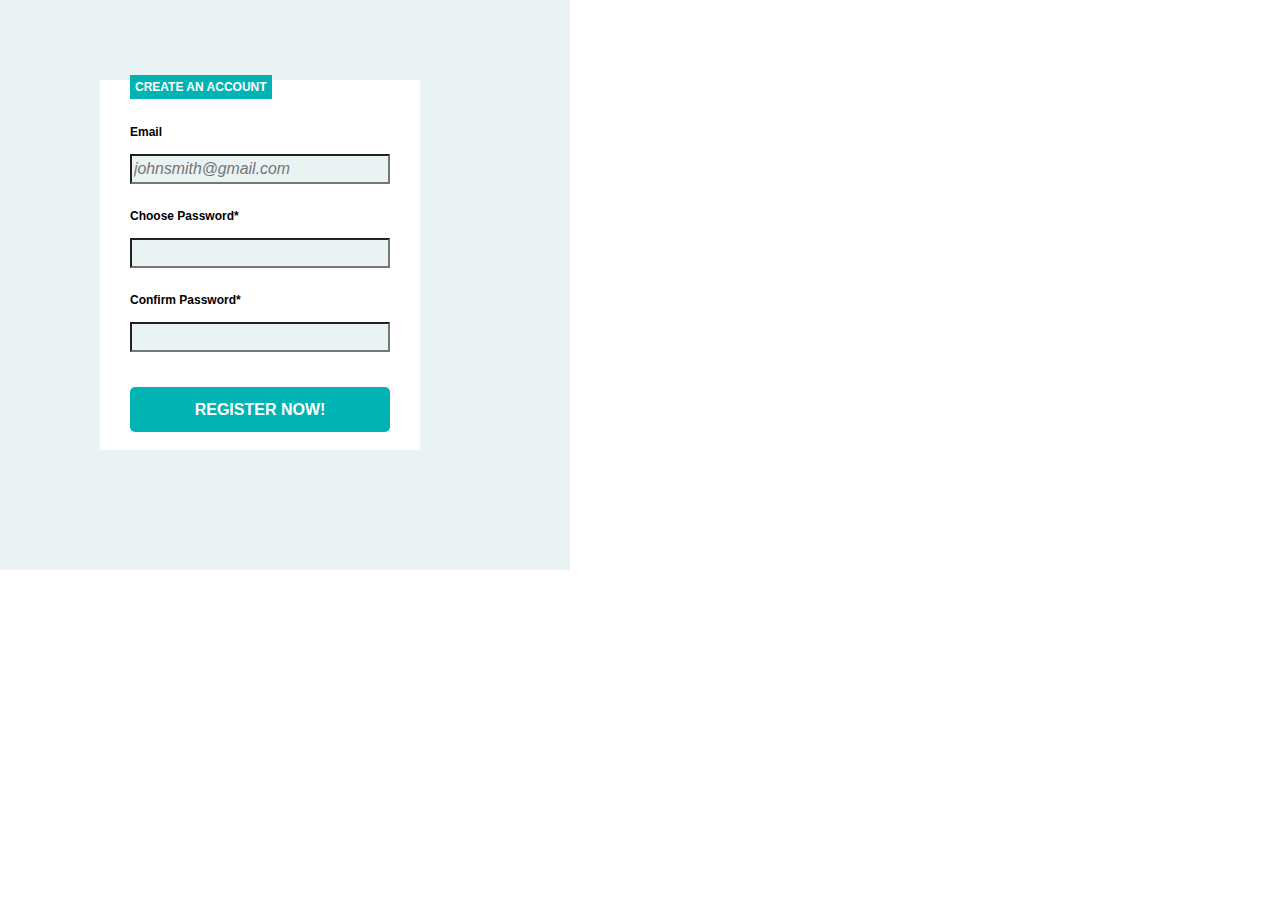
<file: adaptive/index.html>
<!DOCTYPE html>
<html lang="en">
<head>
	<meta charset="UTF-8">
	<title>Pixel Perfect</title>
 <!-- <link rel="stylesheet" href="css/bootstrap.css"> -->
 <link rel="stylesheet" href="css/reset.css">
	<link rel="stylesheet" href="css/style.css">
</head>
<body>
<div class="main">
	<!-- <div class="main-content"> -->
  <form class="main-content">
	   <div class="form-main">
	   	  <p class="form-main-header">create an account</p>
	   </div>
   <div class="form-email">
    <div class="form-label">
    	 <p class="form-p">Email</p>
    </div>
    <input class="form-input" placeholder="johnsmith@gmail.com">
   </div>
   <div class="form-group">
     <div class="form-label">
     	<p class="form-p">Choose Password*</p>
     </div>
    <input class="form-input" placeholder="">
   </div>
   <div class="form-group">
    <div class="form-label">
    	<p class="form-p">Confirm Password*</p>
    </div>
    <input class="form-input" placeholder="">
   </div>
   <div class="form-label-btn">
   	<button class="form-btn">register now!</button>
   </div>
 </form>
<!-- </div> -->
</div>
</body>
</html>
</file>
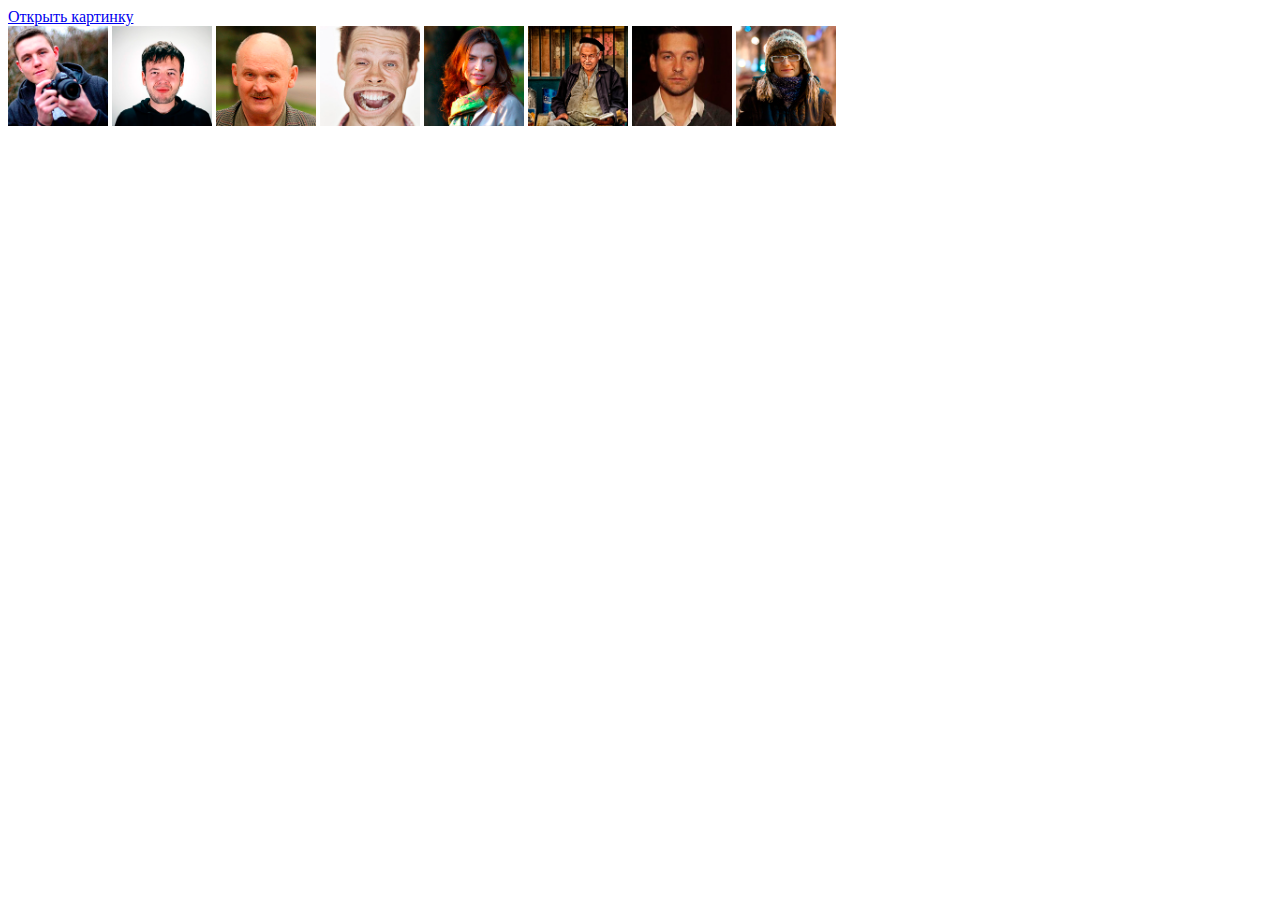
<file: Magnific-Popup/index.html>
<!DOCTYPE html>
<html lang="en">
<head>
	<meta charset="UTF-8">
	<title>Модальное окно в Magnific Popup</title>
	<!-- Подключение ститей Magnific -->
<link rel="stylesheet" href="css/magnific-popup.css">
<!-- Подключение своих стилей -->
<link rel="stylesheet" href="css/style.css">
<body>
  <!-- Ссылка на 1 фото -->
<a class="link image-link" href="img/foto2.png">Открыть картинку</a>
<!-- Ссылка на галерею -->
<div class="gallery">
    <a href="img/foto1.png"><img src="img/foto1.png" class="small" alt=""></a>
    <a href="img/foto2.png"><img src="img/foto2.png" class="small" alt=""></a>
    <a href="img/foto3.png"><img src="img/foto3.png" class="small" alt=""></a>
    <a href="img/foto4.png"><img src="img/foto4.png" class="small" alt=""></a>
    <a href="img/foto5.png"><img src="img/foto5.png" class="small" alt=""></a>
    <a href="img/foto6.png"><img src="img/foto6.png" class="small" alt=""></a>
    <a href="img/foto7.png"><img src="img/foto7.png" class="small" alt=""></a>
    <a href="img/foto8.png"><img src="img/foto8.png" class="small" alt=""></a>
</div>

	
<!-- Подключение бибилиотеки jQuery -->
<script src="https://ajax.googleapis.com/ajax/libs/jquery/1.11.1/jquery.min.js"></script>
<!-- Подключение Magnific Popup.js -->
<script src="js/jquery.magnific-popup.min.js"></script>
<!-- Инициализация модального окна с фото -->
<script>
  $(document).ready(function() {
  $('.image-link').magnificPopup({type:'image'});
});
</script>
<!-- Инициализация модального окна галерея -->
<script>  
$('.gallery').each(function() { // the containers for all your galleries
    $(this).magnificPopup({
        delegate: 'a', // the selector for gallery item
        type: 'image',
        gallery: {
          enabled:true
        }
    });
});
</script>

</body>
</html>
</file>
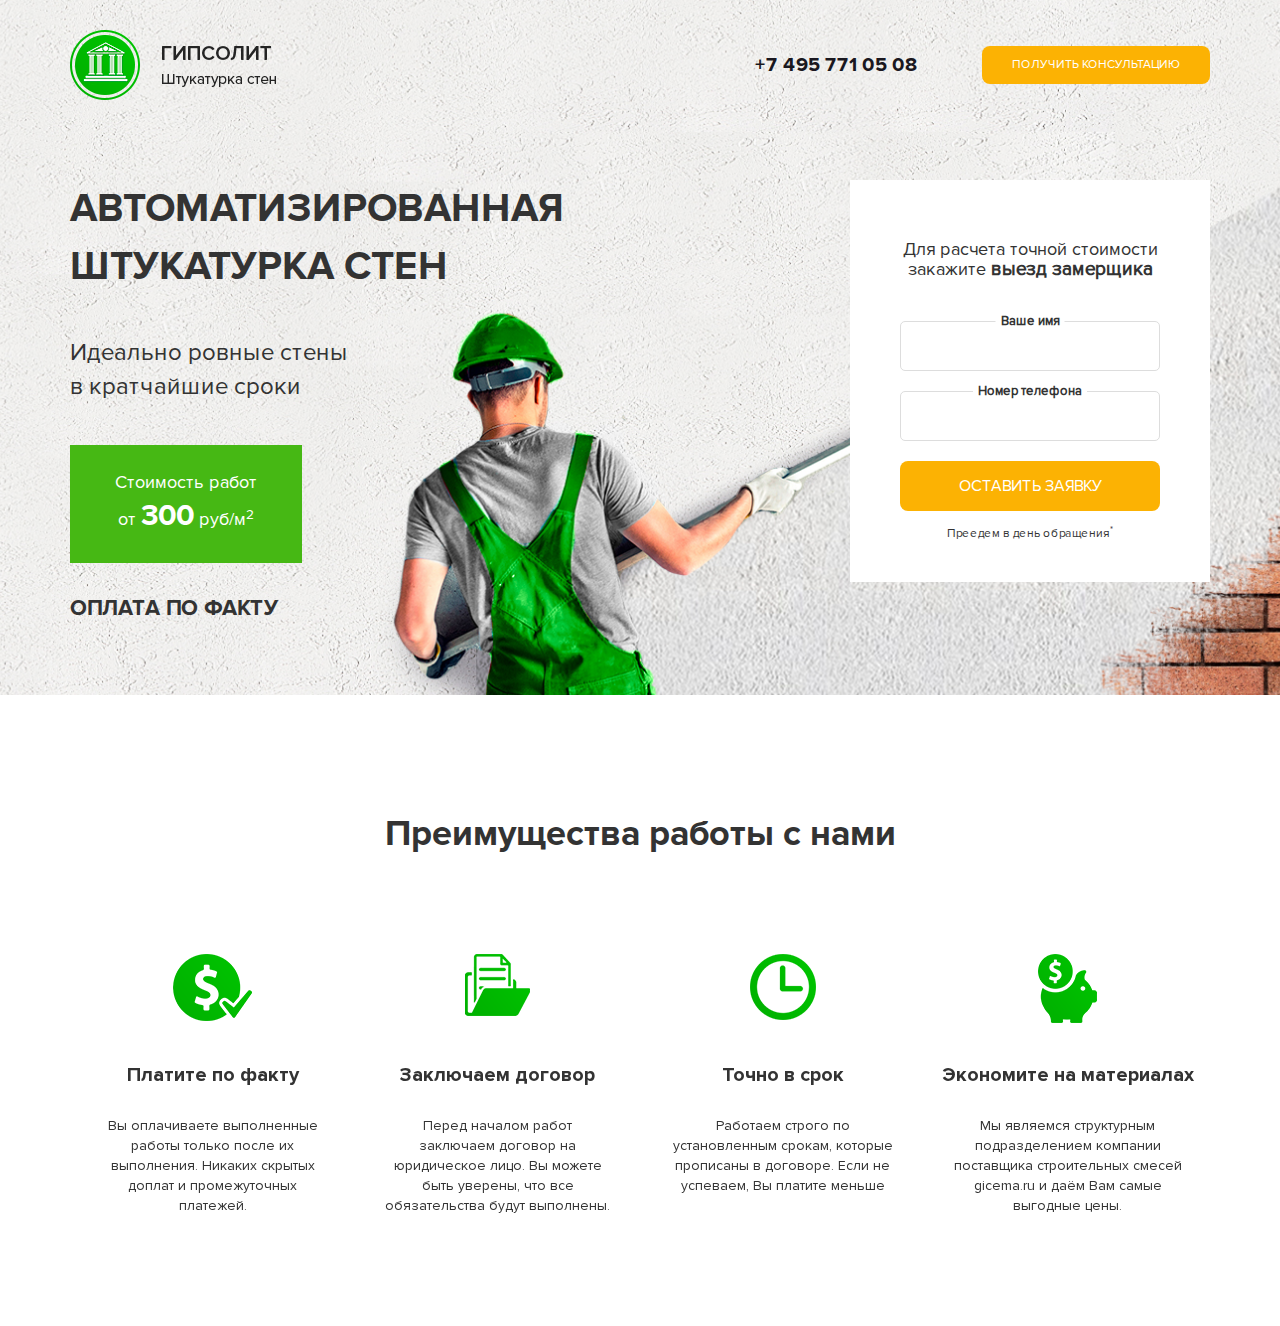
<file: main-project/index.html>
<!DOCTYPE html>
<html lang="ru">
  <head>
    <meta charset="utf-8">
    <meta http-equiv="X-UA-Compatible" content="IE=edge">
    <meta name="viewport" content="width=device-width, initial-scale=1">
    <link rel="icon" href="/faviocn.ico" >
    <title>Автоматизированная шукатурка стен</title>
   
    <!-- <link href="css/normalize.css"> -->
    <link rel="stylesheet" href="css/bootstrap.css">
    <!-- Bootstrap core CSS -->
    <link href="css/bootstrap.css" rel="stylesheet">

    <!-- Custom styles for this template-->
    <link href="css/style.css" rel="stylesheet">
  </head>

  <body>
    <!-- Первая секция -->
   <main class="main">
   	<div class="container">
      <!-- Шапка сайта -->
   		<div class="header">
   			<div class="row">
          <!-- Логотип -->
        <div class="col-md-3 col-sm-4 col-xs-12">
          <img src="img/logo.png" alt="ГИПСОЛИТ Штукатурка стен">
        </div>
          <!-- Телефон -->
        <div class=" col-lg-2 col-lg-offset-4 col-md-4 col-md-offset-2 col-sm-4 col-sm-offser-0 col-xs-12">
          <div class="phone-block">
            <a class="phone-link" href="#">+7 495 771 05 08</a>
          </div>
        </div>
        <div class="col-md-3 col-sm-4 col-xs-12">
          <div class="wrap">
            <!-- Кнопка Получить консультацию -->
            <div class="wrap-block">
              <button class="button header-btn popup-btn">
                Получить консультацию
              </button>
            </div>
          </div>
        </div>  
        </div>
   		</div>

      <!-- Главная страница -->
      <div class="main-content">
        <div class="row">
          <div class="col-md-6 col-sm-12">
            <div class="main-title">
              <h1>Автоматизированная  штукатурка стен</h1>
              <p class="main-subtitle">Идеально ровные стены <br>в кратчайшие сроки</p>
              <span>
                Стоимость работ <br>
                от <strong>300</strong> руб/м<sup>2</sup>
              </span>
              <strong class="main-trigger">
                Оплата по факту
              </strong>
            </div>
          </div>
          <!-- Главная форма -->
           <div class="col-lg-4 col-lg-offset-2 col-md-5 col-md-offset-1 col-sm-8 col-sm-offset-2 col-xs-8 col-xs-offset-2">
             <div class="main-form">
              <h2 class="main-form-header" >Для расчета точной стоимости <br>закажите <strong>выезд замерщика</strong> </h2>
              <form action="#">
                <label for="#">Ваше имя</label>
                <input class="main-form-input" type="text">
                <label for="#">Номер телефона</label>
                <input class="main-form-input" type="text">
                <button class="button main-form-btn" type="submit">Оставить заявку</button>
                <small>Преедем в день обращения<sup>*</sup></small>
              </form>
             </div>
           </div> 
          </div>
      </div>
   	</div>
   </main>

    <!-- Вторая секция -->
   <section class="features">
     <div class="container">
       <h2 class="section-header">Преимущества работы с нами</h2>
       <!-- Слайдер второй секции -->
       <div class="features-slider">
        <!-- Первый слайд -->
        <div class="features-block">
          <div class="features-img">
            <picture>
              <source srcset="img/features/coin.svg" type="image/">
              <img src="img/features/coin.png" alt="Платите по факту">
            </picture>
          </div>
            <h3>Платите по факту</h3>
            <p>Вы оплачиваете выполненные работы только после их выполнения. Никаких скрытых доплат и промежуточных платежей.</p>
          </div>
        <!-- Второй слайд -->
        <div class="features-block">
          <div class="features-img">
            <picture>
              <source srcset="img/features/open.svg" type="image/">
              <img src="img/features/open.png" alt="Заключаем договор">
            </picture>
          </div>
            <h3>Заключаем договор</h3>
            <p>Перед началом работ заключаем договор на юридическое лицо. Вы можете быть уверены, что все обязательства будут выполнены.</p>
        </div>
        <!-- Третий слайд -->
        <div class="features-block">
          <div class="features-img">
            <picture>
              <source srcset="img/features/clock.svg" type="image/">
              <img src="img/features/clock.png" alt="Точно в срок">
            </picture>
          </div>
            <h3>Точно в срок</h3>
            <p>Работаем строго по установленным срокам, которые прописаны в договоре. Если не успеваем, Вы платите меньше</p>   
        </div>
        <!-- Четвертый слайд -->
        <div class="features-block">
          <div class="features-img">
            <picture>
              <source srcset="img/features/piggy-bank.svg" type="image/">
              <img src="img/features/piggy-bank.png" alt="Экономите на материалах">
            </picture>
            </div>
            <h3>Экономите на материалах</h3>
            <p>Мы являемся структурным подразделением компании поставщика строительных смесей gicema.ru и даём Вам самые выгодные цены.</p>          
        </div>
       </div>
     </div>
   </section>
   
    <!-- Модальные окна -->
    <!-- Окно получить консультацию -->
    <div class="popup">
      <div class="popup-dialog">
        <div class="popup-content">
          <button class="popup-close">&times</button>
          <h4 class="popup-header">
            Заинтересовало?
          </h4>
          <p>Оставьте свои контакнтые данные <br>для связи</p>
          <div class="main-form popup-form">
            <form action="#">
              <label for="#">Ваше имя</label>
              <input class="main-form-input" type="text">
              <label for="#">Номер телефона</label>
              <input class="main-form-input" type="text">
              <label for="#">Сообщение</label>
              <textarea class="main-form-input" rows="5" ></textarea>
              <button class="button main-form-btn" type="submit">Оставить заявку</button>
            </form>
          </div>
        </div>
      </div>
    </div>

    <!-- Подключаем бибилиотеку jquery -->
    <script src="https://ajax.googleapis.com/ajax/libs/jquery/1.11.3/jquery.min.js"></script>
    <!-- Подключаем стили Slick Slider -->
    <link rel="stylesheet" href="slick/slick.css">
    <link rel="stylesheet" href="slick/slick-theme.css">
    <!-- Подключаем библиотеку Skick Slider -->
    <script src="slick/slick.min.js"></script>
    
    <!-- js -->
    <script>
        $(document).ready(function(){
        /* Вызов модального окна Получить консультацию */
        $('.popup-btn').on('click', function(event) {
         event.preventDefault();
         $('.popup').fadeIn();                   
        });
        /* Закрытие модальоного окна */
        $('.popup-close').on('click', function(event) {
         event.preventDefault();
         $('.popup').fadeOut();                   
        });
       /* Настройки слайдера*/       
        $('.features-slider').slick({
          /*Пролистывание*/
            infinite: true, 
            slidesToShow: 4,
            slidesToScroll: 1,
            /*Адаптация под размеры экрана*/
            responsive: [
            /*Medium 2 слайда перелистывание по 2*/
               {
                 breakpoint: 991,
                 settings: {
                   slidesToShow: 2,
                   slidesToScroll: 2,
                   prevArrow: '<button class="prev arrow"></button>',
                   nextArrow: '<button class="next arrow"></button>'
                 }
               },
               /*Small 1 слайд прелистывание по 1*/
               {
                 breakpoint: 767,
                 settings: {
                   slidesToShow: 1,
                   slidesToScroll: 1,
                   prevArrow: '<button class="prev arrow"></button>',
                   nextArrow: '<button class="next arrow"></button>'
                 }
               }        
             ]              
        });
      });
      
    </script>

  </body>
</html>
</file>
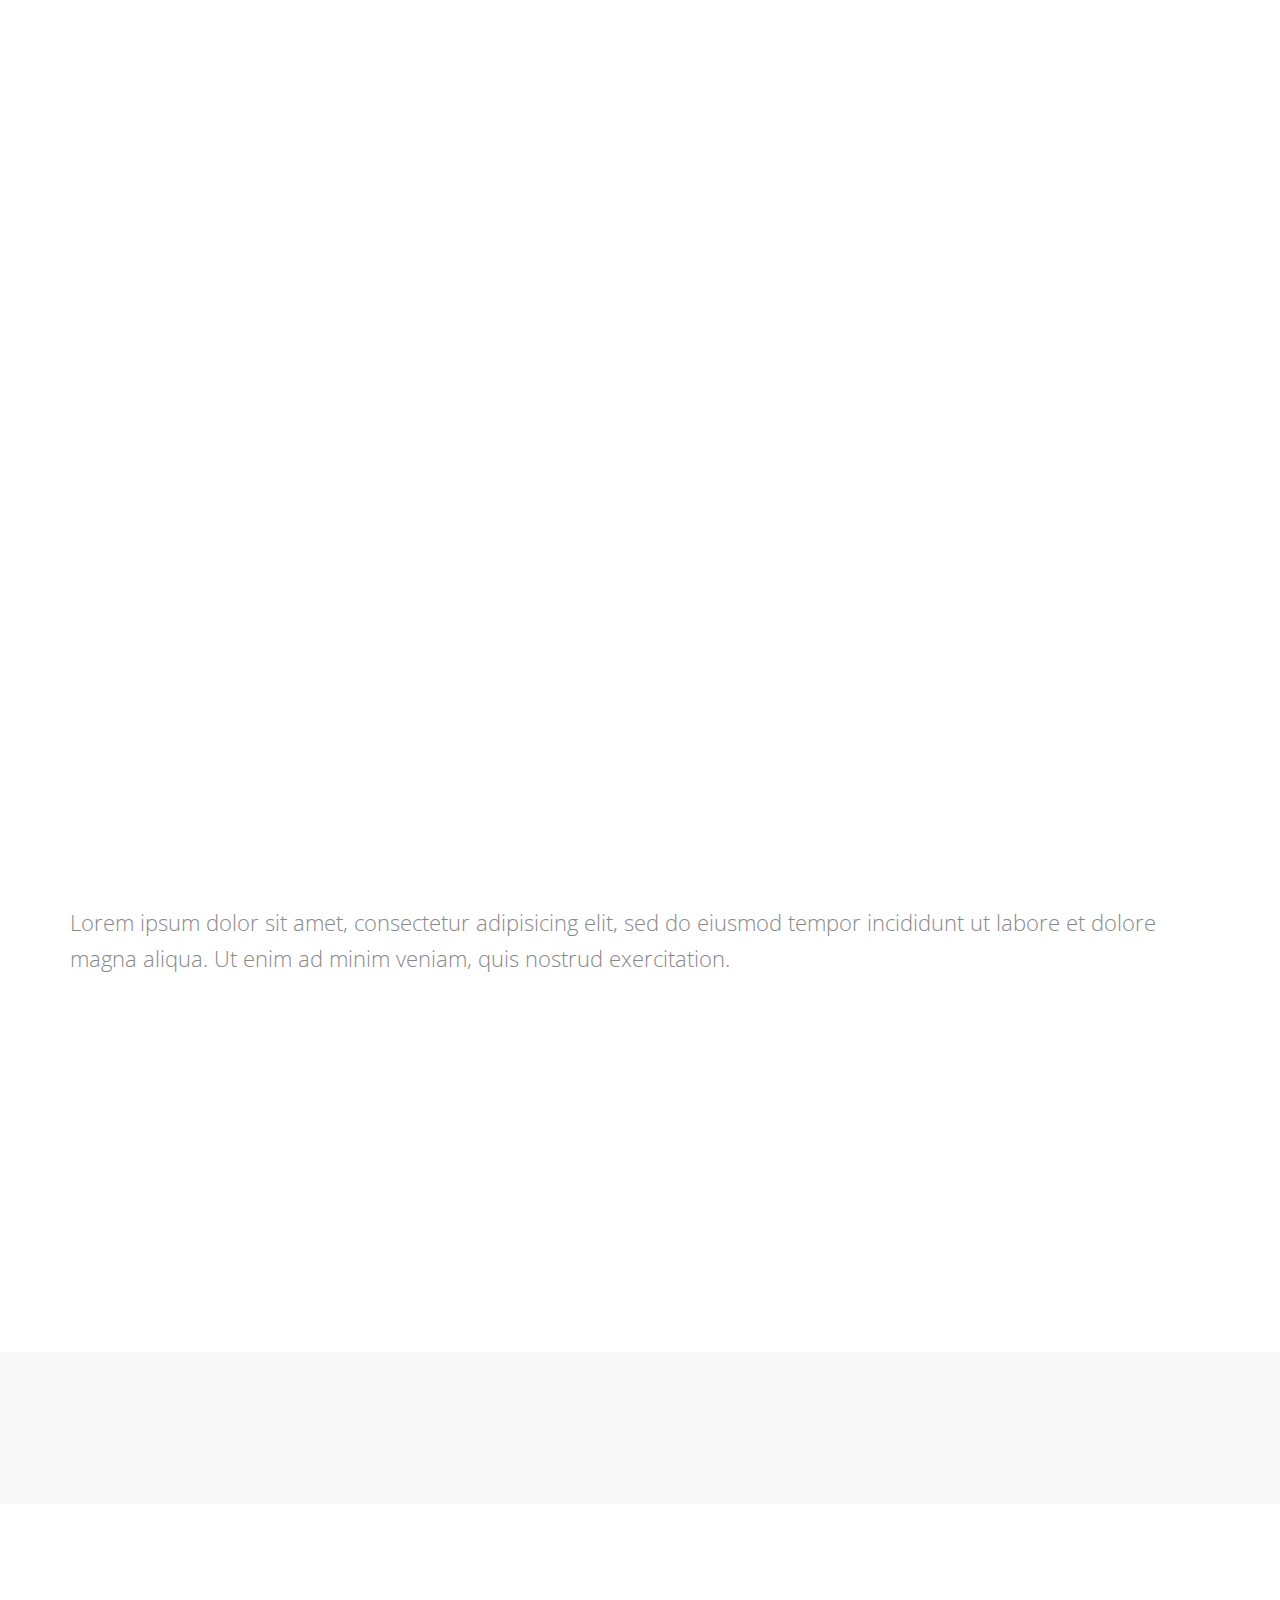
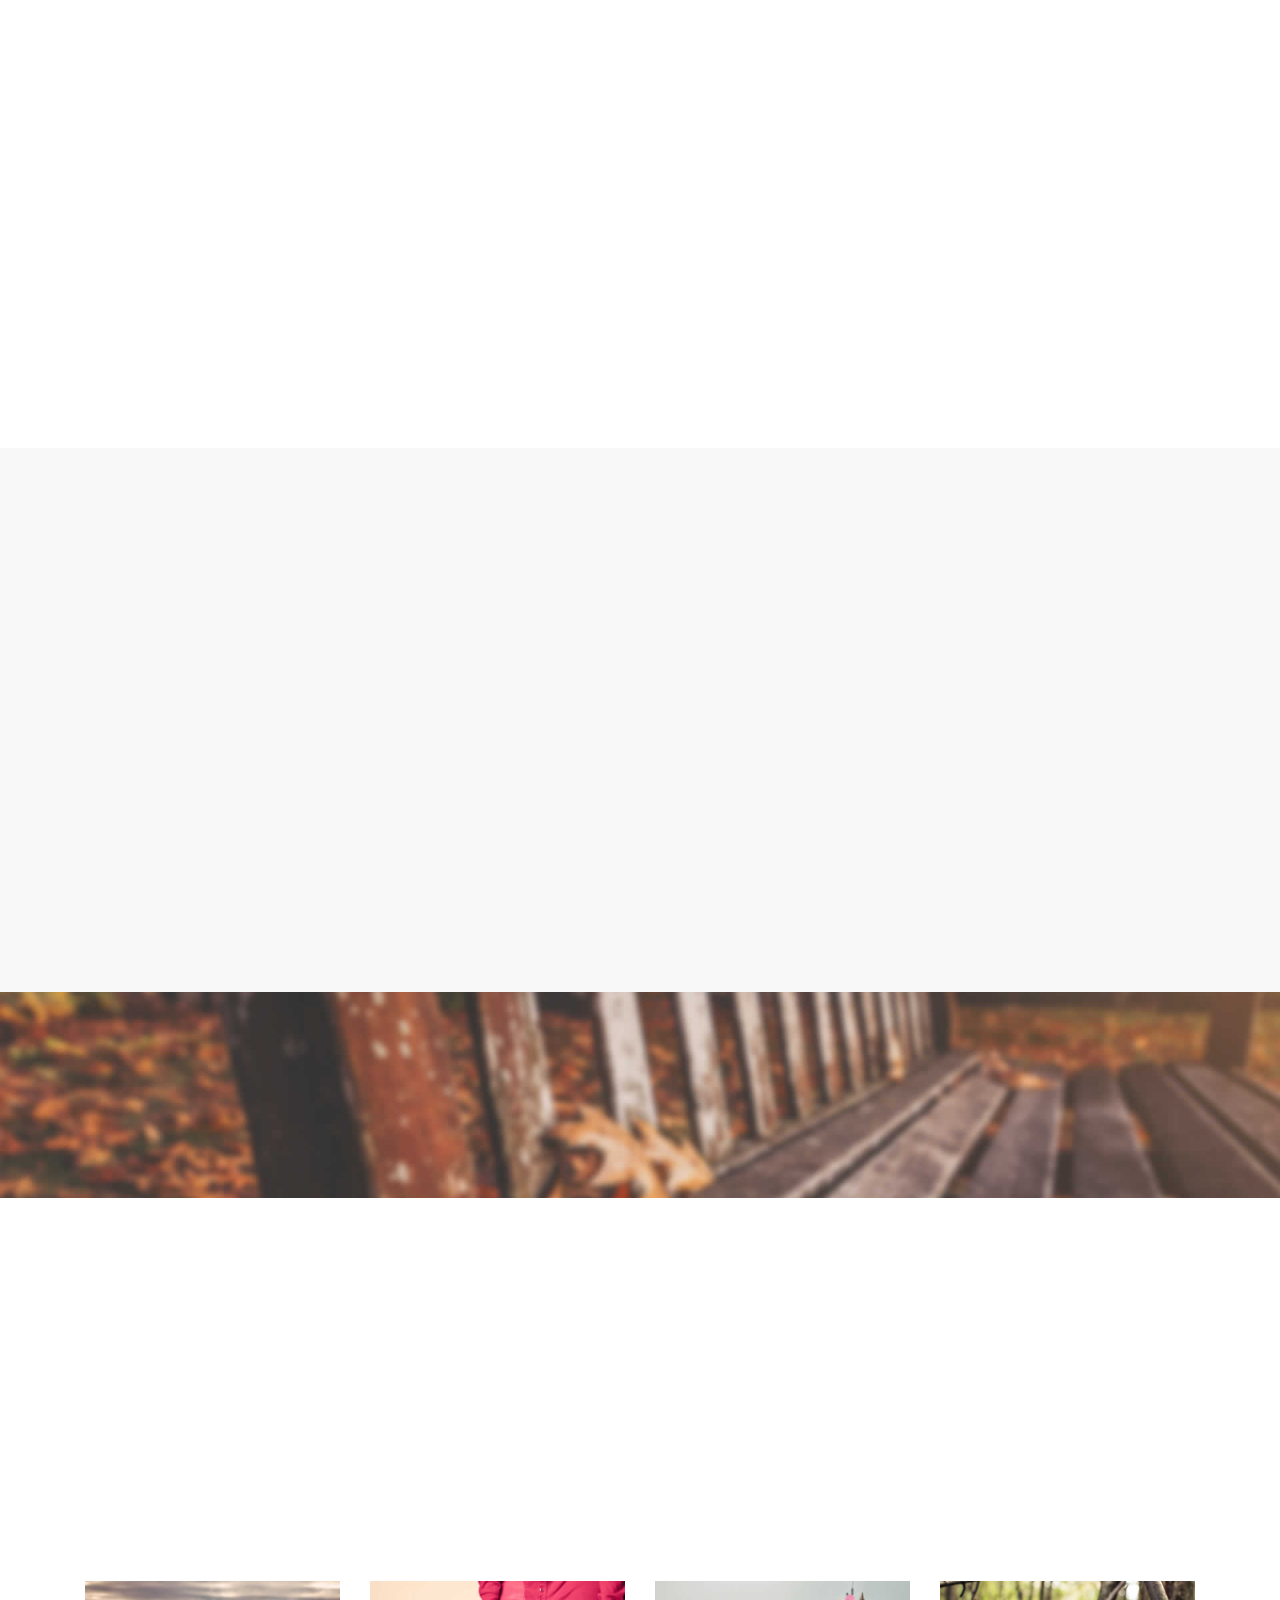
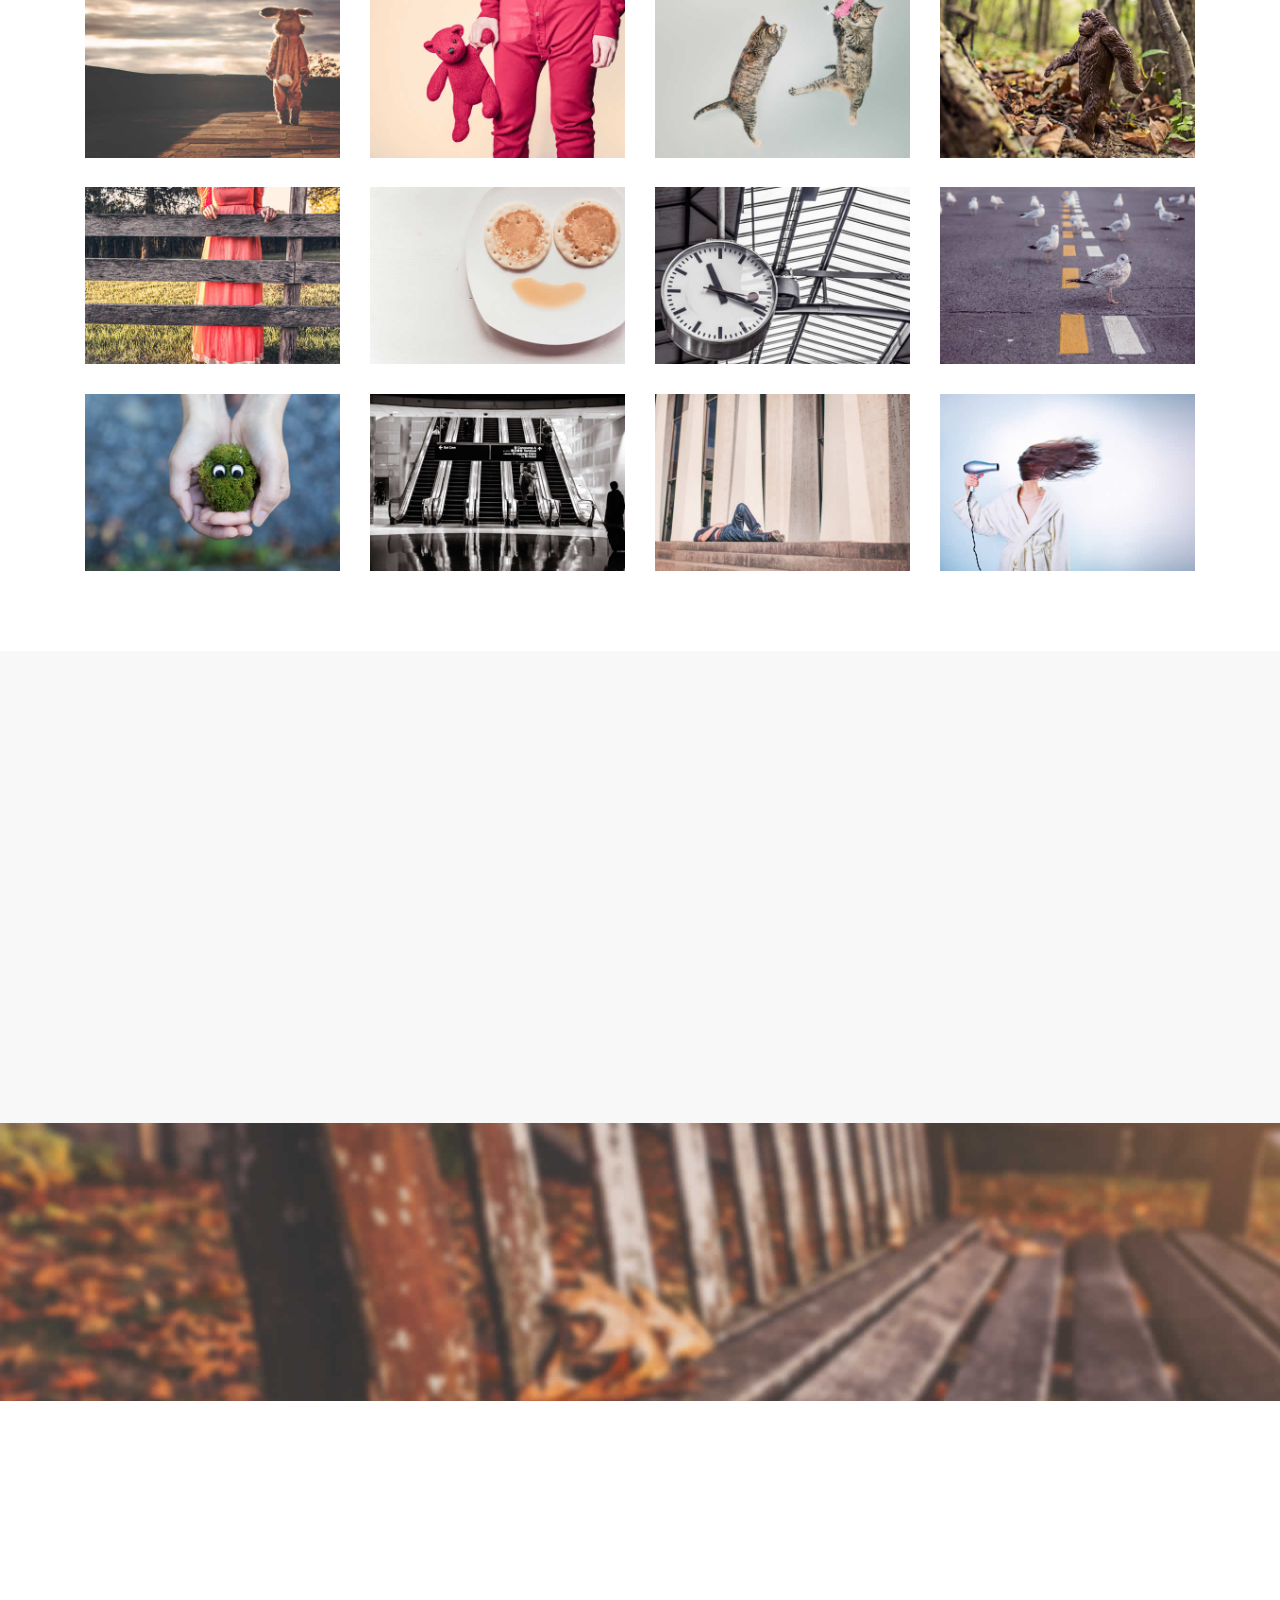
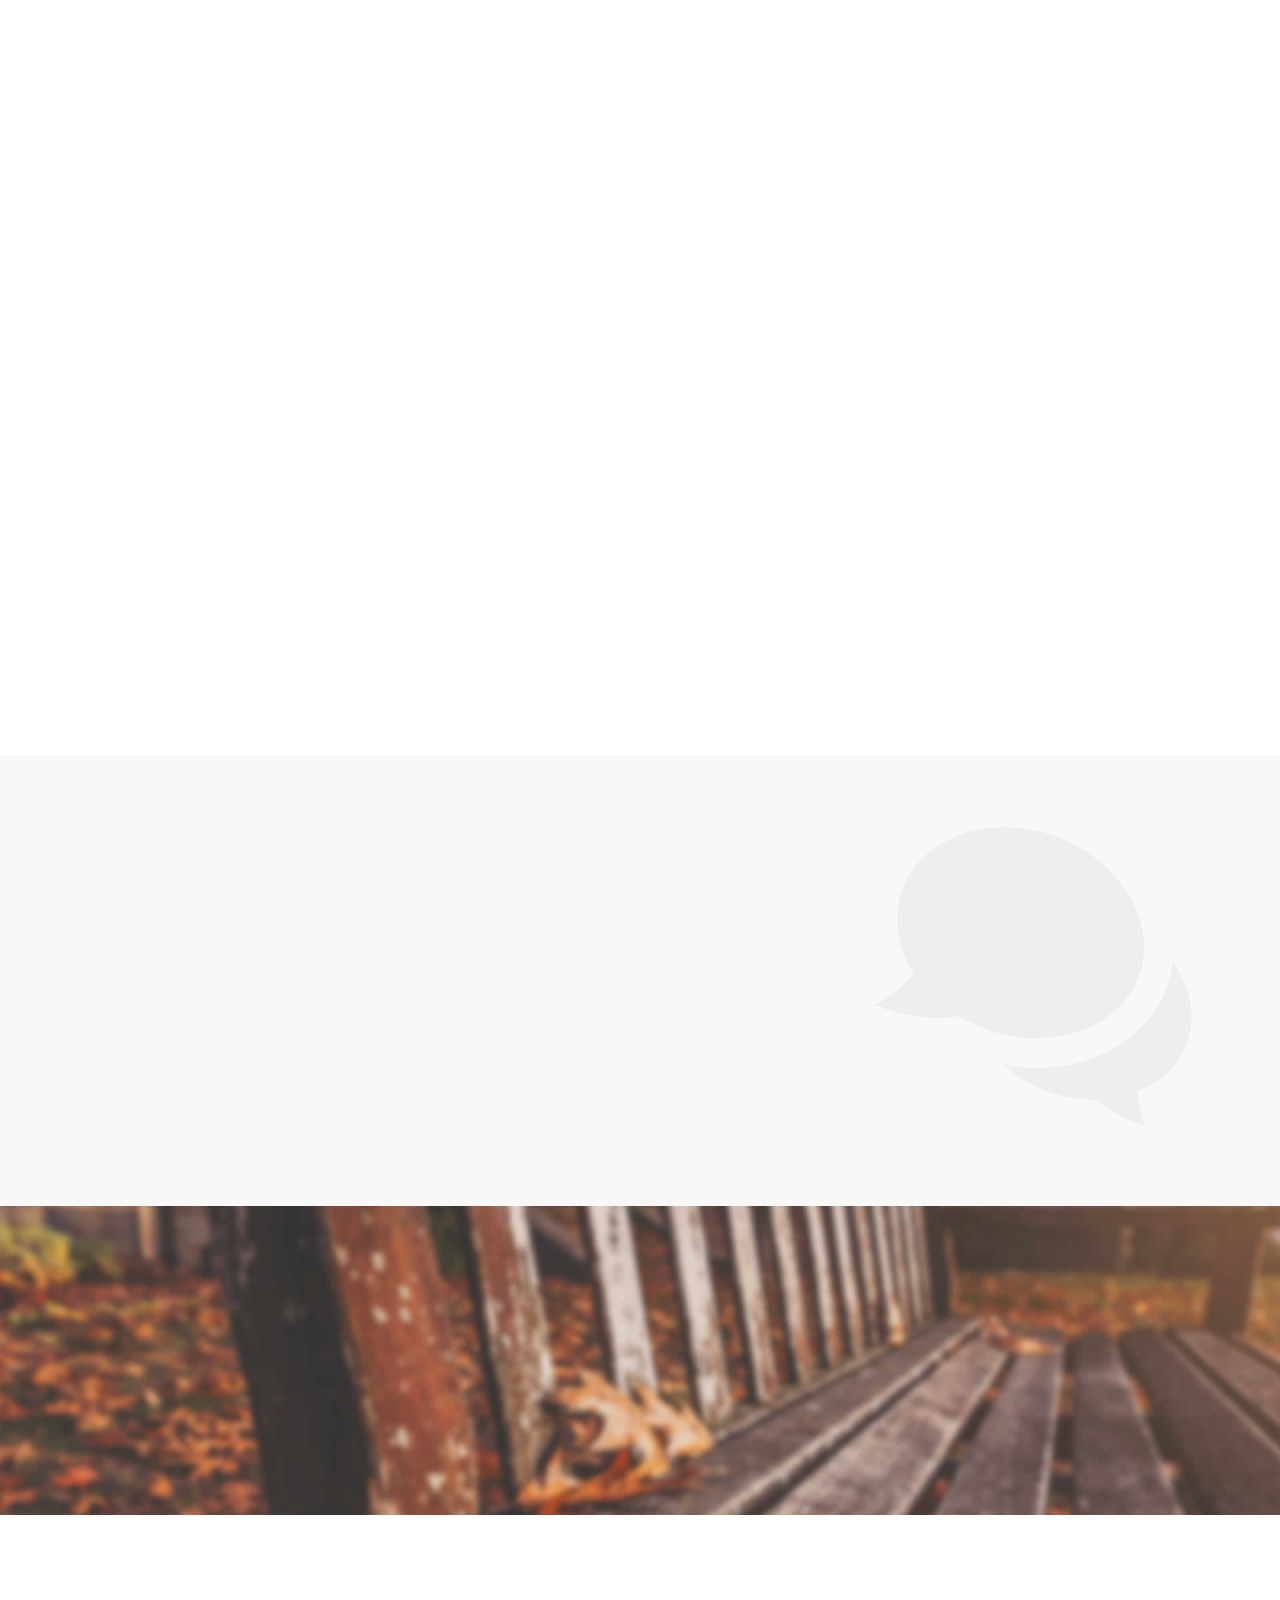
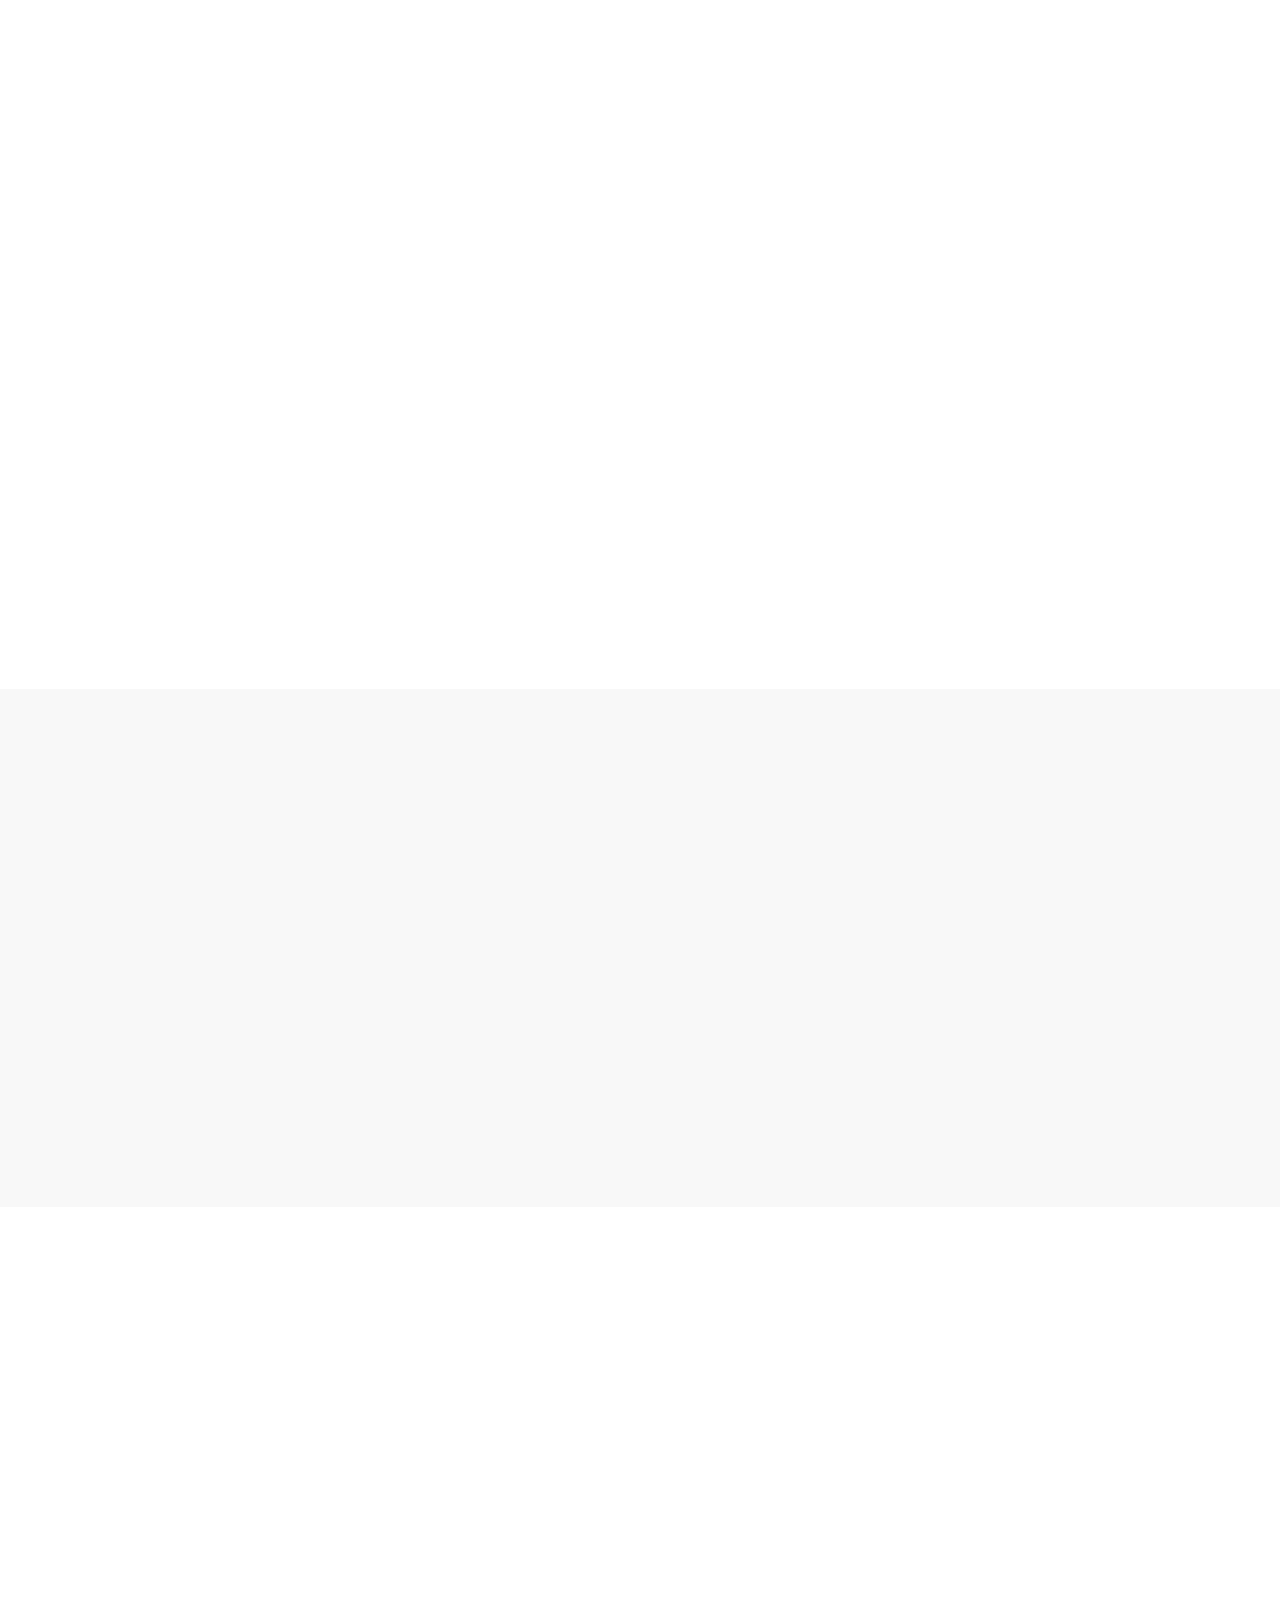
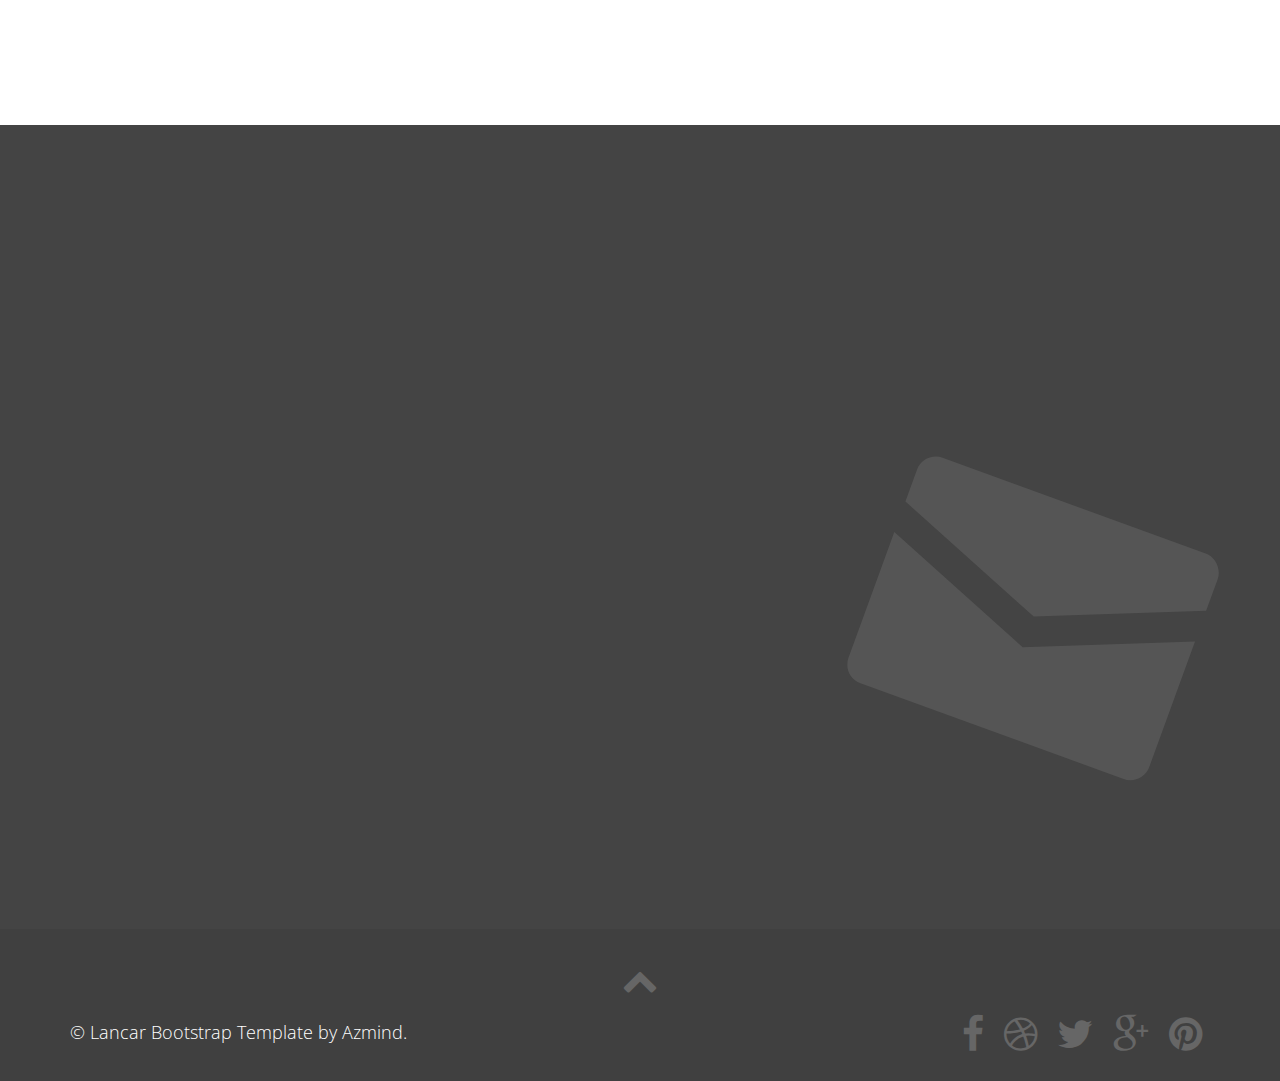
<file: many_pages/index.html>
<!DOCTYPE html>
<html lang="en">

    <head>

        <meta charset="utf-8">
        <meta http-equiv="X-UA-Compatible" content="IE=edge">
        <meta name="viewport" content="width=device-width, initial-scale=1">
        <title>Lancar - Bootstrap One-Page Portfolio Template</title>

        <!-- CSS -->
        <link rel="stylesheet" href="http://fonts.googleapis.com/css?family=Open+Sans:700,300,400">        
        <link rel="stylesheet" href="assets/bootstrap/css/bootstrap.min.css">
        <link rel="stylesheet" href="assets/font-awesome/css/font-awesome.min.css">
        <link rel="stylesheet" href="assets/elegant-font/code/style.css">
        <link rel="stylesheet" href="assets/css/animate.css">
        <link rel="stylesheet" href="assets/css/magnific-popup.css">
		<link rel="stylesheet" href="assets/css/form-elements.css">
        <link rel="stylesheet" href="assets/css/style.css">
        <link rel="stylesheet" href="assets/css/media-queries.css">

        <!-- HTML5 Shim and Respond.js IE8 support of HTML5 elements and media queries -->
        <!-- WARNING: Respond.js doesn't work if you view the page via file:// -->
        <!--[if lt IE 9]>
            <script src="https://oss.maxcdn.com/libs/html5shiv/3.7.0/html5shiv.js"></script>
            <script src="https://oss.maxcdn.com/libs/respond.js/1.4.2/respond.min.js"></script>
        <![endif]-->

        <!-- Favicon and touch icons -->
        <link rel="shortcut icon" href="assets/ico/favicon.png">
        <link rel="apple-touch-icon-precomposed" sizes="144x144" href="assets/ico/apple-touch-icon-144-precomposed.png">
        <link rel="apple-touch-icon-precomposed" sizes="114x114" href="assets/ico/apple-touch-icon-114-precomposed.png">
        <link rel="apple-touch-icon-precomposed" sizes="72x72" href="assets/ico/apple-touch-icon-72-precomposed.png">
        <link rel="apple-touch-icon-precomposed" href="assets/ico/apple-touch-icon-57-precomposed.png">

    </head>

    <body>
    
        <!-- Loader -->
    	<div class="loader">
    		<div class="loader-img"></div>
    	</div>
		
		<!-- Top menu -->
		<nav class="navbar navbar-fixed-top" role="navigation">
			<div class="container">
				<div class="navbar-header">
					<button type="button" class="navbar-toggle collapsed" data-toggle="collapse" data-target="#top-navbar-1">
						<span class="sr-only">Toggle navigation</span>
						<span class="icon-bar"></span>
						<span class="icon-bar"></span>
						<span class="icon-bar"></span>
					</button>
					<a class="navbar-brand" href="index.html">Lancar - Bootstrap One-Page Portfolio Template</a>
				</div>
				<!-- Collect the nav links, forms, and other content for toggling -->
				<div class="collapse navbar-collapse" id="top-navbar-1">
					<ul class="nav navbar-nav navbar-right">
						<li><a class="scroll-link" href="#top-content">Top</a></li>
						<li><a class="scroll-link" href="#what-we-do">Services</a></li>
						<li><a class="scroll-link" href="#portfolio">Portfolio</a></li>
						<li><a class="scroll-link" href="#pricing-2">Prices</a></li>
						<li><a class="scroll-link" href="#about">About</a></li>
						<li><a class="scroll-link" href="#contact">Contact</a></li>
					</ul>
				</div>
			</div>
		</nav>
		
        <!-- Page title -->
        <div class="page-title top-content">
            <div class="page-title-text wow fadeInUp">
            	<h1>Welcome to our site</h1>
            	<p>We are Lancar, a design agency doing cool things with Photoshop and WordPress. Take a look around to see what we can do for you!</p>
            	<div class="page-title-bottom-link">
            		<a class="big-link-1 btn scroll-link" href="#pricing-2">Start now</a>
            		<a class="big-link-2 btn scroll-link" href="#what-we-do">Learn more</a>
            	</div>
            </div>
        </div>

		<!-- What we do -->
        <div class="block-3-container section-container what-we-do-container">
	        <div class="container">
	            <div class="row">
	                <div class="col-sm-12 block-3 section-description wow fadeIn">
	                    <h2>What we do</h2>
	                    <div class="divider-1 wow fadeInUp"><span></span></div>
	                    <p>
	                    	Lorem ipsum dolor sit amet, consectetur adipisicing elit, sed do eiusmod tempor incididunt ut 
	                    	labore et dolore magna aliqua. Ut enim ad minim veniam, quis nostrud exercitation.
	                    </p>
	                </div>
	            </div>
	            <div class="row">
                	<div class="col-sm-3 block-3-box wow fadeInUp">
	                	<div class="block-3-box-icon">
	                		<span aria-hidden="true" class="icon_pencil"></span>
	                	</div>
	                    <h3>Web Design</h3>
	                    <p>Lorem ipsum dolor sit amet, consectetur adipisicing elit, sed do eiusmod tempor.</p>
                    </div>
                    <div class="col-sm-3 block-3-box wow fadeInDown">
	                	<div class="block-3-box-icon">
	                		<span aria-hidden="true" class="icon_cogs"></span>
	                	</div>
	                    <h3>Ui / Ux</h3>
	                    <p>Lorem ipsum dolor sit amet, consectetur adipisicing elit, sed do eiusmod tempor.</p>
                    </div>
                    <div class="col-sm-3 block-3-box wow fadeInUp">
	                	<div class="block-3-box-icon">
	                		<span aria-hidden="true" class="social_twitter"></span>
	                	</div>
	                    <h3>Social Media</h3>
	                    <p>Lorem ipsum dolor sit amet, consectetur adipisicing elit, sed do eiusmod tempor.</p>
                    </div>
                    <div class="col-sm-3 block-3-box wow fadeInDown">
	                	<div class="block-3-box-icon">
	                		<span aria-hidden="true" class="icon_lightbulb"></span>
	                	</div>
	                    <h3>Branding</h3>
	                    <p>Lorem ipsum dolor sit amet, consectetur adipisicing elit, sed do eiusmod tempor.</p>
                    </div>
	            </div>
	        </div>
        </div>
        
        <!-- Clients -->
        <div class="clients-container section-container section-container-gray">
        	<div class="container">
        		<div class="row">
        			<div class="col-sm-2 clients-text wow fadeInLeft">
                    	<h3>We've worked with these guys:</h3>
	            	</div>
	            	<div class="col-sm-10 clients wow fadeInUp">
                    	<a href="https://wrapbootstrap.com/theme/trilli-bi-fullscreen-landing-page-WB000X02N?ref=azmind" target="_blank" rel="nofollow">
                    		<img src="assets/img/clients/1.png" alt="" data-at2x="assets/img/clients/1.png">
                    	</a>
                    	<a href="https://wrapbootstrap.com/theme/areta-agency-portfolio-template-WB0L5XF38?ref=azmind" target="_blank" rel="nofollow">
                    		<img src="assets/img/clients/2.png" alt="" data-at2x="assets/img/clients/2.png">
                    	</a>
                    	<a href="https://wrapbootstrap.com/theme/seria-coming-soon-landing-page-WB05D4591?ref=azmind" target="_blank" rel="nofollow">
                    		<img src="assets/img/clients/3.png" alt="" data-at2x="assets/img/clients/3.png">
                    	</a>
                    	<a href="https://wrapbootstrap.com/theme/jesis-responsive-app-landing-page-WB085528N?ref=azmind" target="_blank" rel="nofollow">
                    		<img src="assets/img/clients/4.png" alt="" data-at2x="assets/img/clients/4.png">
                    	</a>
	            	</div>
	            </div>
        	</div>
        </div>

		<!-- Block 2 -->
        <div class="block-2-container section-container">
	        <div class="container">
	            <div class="row">
	            	<div class="col-sm-6 block-2-box block-2-left block-2-media wow fadeInLeft">
	            		<div class="block-2-img-container">
	            			<img src="assets/img/about/4.jpg" alt="" data-at2x="assets/img/about/4.jpg">
	            			<div class="img-container-line line-1"></div>
	            			<div class="img-container-line line-2"></div>
	            			<div class="img-container-line line-3"></div>
	            		</div>
	            	</div>
	            	<div class="col-sm-6 block-2-box block-2-right wow fadeInUp">	            		
	            		<h3>We love web design</h3>
	            		<p>
	            			Ut wisi enim ad minim veniam, quis nostrud exerci tation ullamcorper suscipit 
	            			lobortis nisl ut aliquip ex ea commodo consequat.
	            		</p>
	            		<ul>
	            			<li>
	            				<span aria-hidden="true" class="icon_check list-icon"></span> Etiam processus dynamicus qui
	            			</li>
	            			<li>
	            				<span aria-hidden="true" class="icon_check list-icon"></span> Quam nunc putamus Photoshop
	            			</li>
	            			<li>
	            				<span aria-hidden="true" class="icon_check list-icon"></span> Mutationem consuetudium WordPress
	            			</li>
	            			<li>
	            				<span aria-hidden="true" class="icon_check list-icon"></span> Exerci tation ullamcorper
	            			</li>
	            		</ul>
	            	</div>
	            </div>
	        </div>
        </div>
        
        <!-- Block 2 -->
        <div class="block-2-container section-container section-container-gray">
	        <div class="container">
	            <div class="row">
	            	<div class="col-sm-6 block-2-box block-2-left wow fadeInLeft">
	            		<h3>We design interfaces</h3>
	            		<p>
	            			Ut wisi enim ad minim veniam, quis nostrud exerci tation ullamcorper suscipit 
	            			lobortis nisl ut aliquip ex ea commodo consequat.
	            		</p>
	            		<ul>
	            			<li>
	            				<span aria-hidden="true" class="icon_check list-icon"></span> Etiam processus dynamicus qui
	            			</li>
	            			<li>
	            				<span aria-hidden="true" class="icon_check list-icon"></span> Quam nunc putamus Photoshop
	            			</li>
	            			<li>
	            				<span aria-hidden="true" class="icon_check list-icon"></span> Mutationem consuetudium WordPress
	            			</li>
	            			<li>
	            				<span aria-hidden="true" class="icon_check list-icon"></span> Exerci tation ullamcorper
	            			</li>
	            		</ul>
	            	</div>
	            	<div class="col-sm-6 block-2-box block-2-right block-2-media wow fadeInUp">
	            		<div class="block-2-img-container">
	            			<img src="assets/img/about/5.jpg" alt="" data-at2x="assets/img/about/5.jpg">
	            			<div class="img-container-line line-1"></div>
	            			<div class="img-container-line line-2"></div>
	            			<div class="img-container-line line-3"></div>
	            		</div>
	            	</div>
	            </div>
	        </div>
        </div>
        
        <!-- Counters -->
        <div class="counters-container section-container section-container-full-bg">
        	<div class="container">
        		<div class="row">
	            	<div class="col-sm-3 counter-box wow fadeInUp">
                    	<h4 data-from="0" data-to="12">0</h4>
                    	<p>Years of experience</p>
	            	</div>
	            	<div class="col-sm-3 counter-box wow fadeInDown">
                    	<h4 data-from="0" data-to="274">0</h4>
                    	<p>Projects completed</p>
	            	</div>
	            	<div class="col-sm-3 counter-box wow fadeInUp">
                    	<h4 data-from="0" data-to="19295">0</h4>
                    	<p>Lines of code</p>
	            	</div>
	            	<div class="col-sm-3 counter-box wow fadeInDown">
                    	<h4 data-from="0" data-to="8296">0</h4>
                    	<p>Cups of coffee</p>
	            	</div>
	            </div>
        	</div>
        </div>
        
        <!-- Portfolio -->
        <div class="portfolio-container section-container">
	        <div class="container">
	            <div class="row">
	                <div class="col-sm-12 portfolio section-description wow fadeIn">
	                	<h2>Our portfolio</h2>
	                    <div class="divider-1 wow fadeInUp"><span></span></div>
	                    <p>
	                    	Claritas est etiam processus dynamicus, qui sequitur mutationem consuetudium lectorum. Mirum 
	                    	est notare quam littera gothica, quam nunc putamus parum claram lorem.
	                    </p>
	                </div>
	            </div>
	            <div class="row">
	            	<div class="col-sm-12 portfolio-filters wow fadeInUp">
	            		<a href="#" class="filter-all active">All</a> / 
	            		<a href="#" class="filter-design">Design</a> / 
	            		<a href="#" class="filter-development">Development</a> / 
	            		<a href="#" class="filter-branding">Branding</a>
	            	</div>
	            </div>
	            <div class="row">
	            	<div class="col-sm-12 portfolio-masonry">
		                <div class="portfolio-box design">
		                	<img src="assets/img/portfolio/1.jpg" alt="" data-at2x="assets/img/portfolio/1.jpg">
		                	<div class="portfolio-box-text-container">
		                		<div class="portfolio-box-text">
		                			<p>Trilli Bi template</p>
		                		</div>
		                	</div>
		                </div>
		                <div class="portfolio-box development">
		                	<img src="assets/img/portfolio/2.jpg" alt="" data-at2x="assets/img/portfolio/2.jpg">
		                	<div class="portfolio-box-text-container">
		                		<div class="portfolio-box-text">
		                			<p>Sit amet logo</p>
		                		</div>
		                	</div>
		                </div>
		                <div class="portfolio-box branding">
		                	<img src="assets/img/portfolio/3.jpg" alt="" data-at2x="assets/img/portfolio/3.jpg">
		                	<div class="portfolio-box-text-container">
		                		<div class="portfolio-box-text">
		                			<p>Aeria app page</p>
		                		</div>
		                	</div>
		                </div>
		                <div class="portfolio-box development">
		                	<img src="assets/img/portfolio/4.jpg" alt="" data-at2x="assets/img/portfolio/4.jpg">
		                	<div class="portfolio-box-text-container">
		                		<div class="portfolio-box-text">
		                			<p>Etiam processus dynamicus</p>
		                		</div>
		                	</div>
		                </div>
		                <div class="portfolio-box design">
		                	<img src="assets/img/portfolio/5.jpg" alt="" data-at2x="assets/img/portfolio/5.jpg">
		                	<div class="portfolio-box-text-container">
		                		<div class="portfolio-box-text">
		                			<p>March notare site</p>
		                		</div>
		                	</div>
		                </div>
		                <div class="portfolio-box development">
		                	<img src="assets/img/portfolio/6.jpg" alt="" data-at2x="assets/img/portfolio/6.jpg">
		                	<div class="portfolio-box-text-container">
		                		<div class="portfolio-box-text">
		                			<p>Mirum est notare</p>
		                		</div>
		                	</div>
		                </div>
		                <div class="portfolio-box design">
		                	<img src="assets/img/portfolio/7.jpg" alt="" data-at2x="assets/img/portfolio/7.jpg">
		                	<div class="portfolio-box-text-container">
		                		<div class="portfolio-box-text">
		                			<p>Celic template</p>
		                		</div>
		                	</div>
		                </div>
		                <div class="portfolio-box development">
		                	<img src="assets/img/portfolio/8.jpg" alt="" data-at2x="assets/img/portfolio/8.jpg">
		                	<div class="portfolio-box-text-container">
		                		<div class="portfolio-box-text">
		                			<p>Sit amet logo</p>
		                		</div>
		                	</div>
		                </div>
		                <div class="portfolio-box branding">
		                	<img src="assets/img/portfolio/9.jpg" alt="" data-at2x="assets/img/portfolio/9.jpg">
		                	<div class="portfolio-box-text-container">
		                		<div class="portfolio-box-text">
		                			<p>Jalia business</p>
		                		</div>
		                	</div>
		                </div>
		                <div class="portfolio-box design">
		                	<img src="assets/img/portfolio/10.jpg" alt="" data-at2x="assets/img/portfolio/10.jpg">
		                	<div class="portfolio-box-text-container">
		                		<div class="portfolio-box-text">
		                			<p>Mirum est notare</p>
		                		</div>
		                	</div>
		                </div>
		                <div class="portfolio-box development">
		                	<img src="assets/img/portfolio/11.jpg" alt="" data-at2x="assets/img/portfolio/11.jpg">
		                	<div class="portfolio-box-text-container">
		                		<div class="portfolio-box-text">
		                			<p>Etiam processus social</p>
		                		</div>
		                	</div>
		                </div>
		                <div class="portfolio-box branding">
		                	<img src="assets/img/portfolio/12.jpg" alt="" data-at2x="assets/img/portfolio/12.jpg">
		                	<div class="portfolio-box-text-container">
		                		<div class="portfolio-box-text">
		                			<p>Sit website logo</p>
		                		</div>
		                	</div>
		                </div>
	                </div>
	            </div>
	        </div>
        </div>
        
		<!-- Block 2 -->
        <div class="block-2-container section-container section-container-gray">
	        <div class="container">
	            <div class="row">
	            	<div class="col-sm-6 block-2-box block-2-left wow fadeInLeft">
	            		<h3>How we do it?</h3>
	            		<p>
	            			Lorem ipsum dolor sit amet, consectetur adipisicing elit, sed do eiusmod tempor 
	            			incididunt ut labore et dolore magna.
	            		</p>
	            		<ul>
	            			<li>
	            				<span aria-hidden="true" class="icon_plus list-icon"></span> Etiam processus dynamicus qui
	            			</li>
	            			<li>
	            				<span aria-hidden="true" class="icon_plus list-icon"></span> Quam nunc putamus Photoshop
	            			</li>
	            			<li>
	            				<span aria-hidden="true" class="icon_plus list-icon"></span> Mutationem consuetudium WordPress
	            			</li>
	            			<li>
	            				<span aria-hidden="true" class="icon_plus list-icon"></span> Exerci tation ullamcorper
	            			</li>
	            		</ul>
	            	</div>
	            	<div class="col-sm-6 block-2-box block-2-right block-2-media wow fadeInUp">
	            		<div class="video-box">
		                    <div class="embed-responsive embed-responsive-16by9">
		                    	<iframe class="embed-responsive-item" src="//player.vimeo.com/video/115014610?title=0&amp;byline=0&amp;portrait=0&amp;badge=0" webkitallowfullscreen mozallowfullscreen allowfullscreen></iframe>
		                    </div>
	                    </div>
	            	</div>
	            </div>
	        </div>
        </div>

		<!-- Our motto -->
        <div class="our-motto-container section-container section-container-full-bg">
	        <div class="container">
	            <div class="row">
	                <div class="col-sm-12 our-motto section-description wow fadeInLeftBig">
	                    <p>
	                    	"Success is not the key to happiness. Happiness is the key to success. 
	                    	If you love what you are doing, you will be successful."
	                    </p>
	                    <div class="our-motto-author">ALBERT SCHWEITZER</div>
	                </div>
	            </div>
	        </div>
        </div>

        <!-- Pricing -->
        <div class="pricing-2-container section-container">
	        <div class="container">
	            <div class="row">
	                <div class="col-sm-12 pricing-2 section-description wow fadeIn">
	                	<h2>Packages</h2>
	                    <div class="divider-1 wow fadeInUp"><span></span></div>
	                    <p>
	                    	Claritas est etiam processus dynamicus, qui sequitur mutationem consuetudium lectorum. 
	                    	Mirum est notare quam littera gothica, quam nunc putamus parum claram lorem.
	                    </p>
	                </div>
	            </div>
	            <div class="row">
	                <div class="col-sm-3 pricing-2-box wow fadeInUp">
	                    <div class="pricing-2-table">
	                    	<h3>Basic</h3>
	                    	<h4>Freelancer</h4>
	                    	<div class="pricing-2-table-divider"><span></span></div>
	                    	<div class="pricing-2-table-price">$<span>12</span>/month</div>
	                    	<div class="pricing-2-table-description">
	                    		<p><span>1000</span> contacts</p>
	                    		<p><span>Normal</span> speed</p>
	                    		<p><span>500</span> emails</p>
	                    		<p><span>300MB</span> storage</p>
							</div>
							<div class="pricing-2-table-button">
								<a class="big-link-1 btn" href="#">Sign up</a>
							</div>
	                    </div>
	                </div>
	                <div class="col-sm-3 pricing-2-box wow fadeInDown">
	                    <div class="pricing-2-table pricing-2-table-best">
	                    	<h3>Ultimate</h3>
	                    	<h4>Best value</h4>
	                    	<div class="pricing-2-table-icon"><span aria-hidden="true" class="icon_like_alt"></span></div>
	                    	<div class="pricing-2-table-price">$<span>35</span>/month</div>
	                    	<div class="pricing-2-table-description">
	                    		<p><span>3000</span> contacts</p>
	                    		<p><span>2x</span> speed</p>
	                    		<p><span>2000</span> emails</p>
	                    		<p><span>500MB</span> storage</p>
							</div>
							<div class="pricing-2-table-button">
								<a class="big-link-1 btn" href="#">Sign up</a>
							</div>
	                    </div>
	                </div>
	                <div class="col-sm-3 pricing-2-box wow fadeInUp">
	                	<div class="pricing-2-table">
	                    	<h3>Silver</h3>
	                    	<h4>Big business</h4>
	                    	<div class="pricing-2-table-divider"><span></span></div>
	                    	<div class="pricing-2-table-price">$<span>75</span>/month</div>
	                    	<div class="pricing-2-table-description">
	                    		<p><span>5000</span> contacts</p>
	                    		<p><span>4x</span> speed</p>
	                    		<p><span>4000</span> emails</p>
	                    		<p><span>900MB</span> storage</p>
							</div>
							<div class="pricing-2-table-button">
								<a class="big-link-1 btn" href="#">Sign up</a>
							</div>
	                    </div>
	                </div>
	                <div class="col-sm-3 pricing-2-box wow fadeInDown">
	                	<div class="pricing-2-table">
	                    	<h3>Platinum</h3>
	                    	<h4>Bigger business</h4>
	                    	<div class="pricing-2-table-divider"><span></span></div>
	                    	<div class="pricing-2-table-price">$<span>120</span>/month</div>
	                    	<div class="pricing-2-table-description">
	                    		<p><span>7000</span> contacts</p>
	                    		<p><span>6x</span> speed</p>
	                    		<p><span>8000</span> emails</p>
	                    		<p><span>2GB</span> storage</p>
							</div>
							<div class="pricing-2-table-button">
								<a class="big-link-1 btn" href="#">Sign up</a>
							</div>
	                    </div>
	                </div>
	            </div>
	        </div>
        </div>

        <!-- Testimonials -->
        <div class="testimonials-container section-container section-container-gray">
	        <div class="container">
	            <div class="row">
	                <div class="col-sm-8 testimonials section-description wow fadeInLeft">
	                    <h3>Listen to our clients</h3>
	                    <div class="testimonial-active"></div>
	                    <div class="testimonial-single">
	                    	<p>
	                    		Ut wisi enim ad minim veniam, quis nostrud exerci tation ullamcorper suscipit 
	                    		lobortis nisl ut aliquip ex ea commodo consequat. Ut wisi enim ad minim veniam, 
	                    		quis nostrud exerci tation ullamcorper suscipit lobortis nisl.
	                    		<br>
	                    		<a href="">John Doe, johndoe.com</a>
	                    	</p>
	                    	<div class="testimonial-single-image">
	                    		<img src="assets/img/testimonials/1.jpg" alt="" data-at2x="assets/img/testimonials/1.jpg">
	                    	</div>
	                    </div>
	                    <div class="testimonial-single">
	                    	<p>
	                    		Lorem ipsum dolor sit amet, consectetur adipisicing elit, sed do eiusmod tempor incididunt 
	                    		ut labore et. Lorem ipsum dolor sit amet, consectetur adipisicing elit, sed do eiusmod tempor 
	                    		incididunt ut labore et.
	                    		<br>
	                    		<a href="">Jane Jonsson, blog.jane.com</a>
	                    	</p>
	                    	<div class="testimonial-single-image">
	                    		<img src="assets/img/testimonials/2.jpg" alt="" data-at2x="assets/img/testimonials/2.jpg">
	                    	</div>
	                    </div>
	                    <div class="testimonial-single">
	                    	<p>
	                    		Ut wisi enim ad minim veniam, quis nostrud exerci tation ullamcorper suscipit 
	                    		lobortis nisl ut aliquip ex ea commodo consequat. Ut wisi enim ad minim veniam, 
	                    		quis nostrud exerci tation ullamcorper suscipit lobortis nisl.
	                    		<br>
	                    		<a href="">John Doe, johndoe.com</a>
	                    	</p>
	                    	<div class="testimonial-single-image">
	                    		<img src="assets/img/testimonials/3.jpg" alt="" data-at2x="assets/img/testimonials/3.jpg">
	                    	</div>
	                    </div>
	                    <div class="testimonial-single">
	                    	<p>
	                    		Lorem ipsum dolor sit amet, consectetur adipisicing elit, sed do eiusmod tempor incididunt 
	                    		ut labore et. Lorem ipsum dolor sit amet, consectetur adipisicing elit, sed do eiusmod tempor 
	                    		incididunt ut labore et.
	                    		<br>
	                    		<a href="">Jane Jonsson, blog.jane.com</a>
	                    	</p>
	                    	<div class="testimonial-single-image">
	                    		<img src="assets/img/testimonials/4.jpg" alt="" data-at2x="assets/img/testimonials/4.jpg">
	                    	</div>
	                    </div>
	                </div>
	            </div>
	            <div class="testimonials-icon-container">
            		<span aria-hidden="true" class="icon_chat"></span>
            	</div>
	        </div>
        </div>
        
        <!-- Call to action -->
        <div class="call-to-action-container section-container section-container-full-bg">
	        <div class="container">
	            <div class="row">
	                <div class="col-sm-12 call-to-action section-description wow fadeInLeftBig">
	                    <p>
	                    	Lorem ipsum dolor sit amet, consectetur adipisicing elit, sed do eiusmod tempor incididunt ut 
	                    	labore et dolore magna aliqua. Ut enim ad minim veniam, quis nostrud exercitation.
	                    </p>
	                </div>
	            </div>
	            <div class="row">
                    <div class="col-sm-12">
                        <div class="section-bottom-link wow fadeInUp">
                        	<a class="big-link-1 btn scroll-link" href="#contact">Contact us now!</a>
                        </div>
                    </div>
                </div>
	        </div>
        </div>
        
        <!-- About us -->
        <div class="about-container section-container">
	        <div class="container">
	            <div class="row">
	                <div class="col-sm-12 about section-description wow fadeIn">
	                    <h2>About us</h2>
	                    <div class="divider-1 wow fadeInUp"><span></span></div>
	                    <p>
	                    	Ut wisi enim ad minim veniam, quis nostrud exerci tation ullamcorper suscipit lobortis nisl ut 
	                    	aliquip ex ea commodo consequat. Ut wisi enim ad minim veniam, quis nostrud.
	                    </p>
	                </div>
	            </div>
	        </div>
        </div>
        
        <!-- Block 2 (team member) -->
        <div class="block-2-container section-container about-block-2-container">
	        <div class="container">
	            <div class="row">
	            	<div class="col-sm-4 block-2-box block-2-left block-2-media wow fadeInLeft">
	            		<div class="block-2-img-container">
	            			<img src="assets/img/about/1.jpg" alt="" data-at2x="assets/img/about/1.jpg">
	            			<div class="img-container-line line-1"></div>
	            			<div class="img-container-line line-2"></div>
	            			<div class="img-container-line line-3"></div>
	            		</div>
	            	</div>
	            	<div class="col-sm-8 block-2-box block-2-right wow fadeInUp">
	            		<h3>Jane Doe / <span>Our CEO</span></h3>
	            		<p>
	            			Lorem ipsum dolor sit amet, consectetur adipisicing elit, sed do eiusmod tempor incididunt ut 
	            			labore et dolore magna aliqua. Ut enim ad minim veniam, quis nostrud exercitation.
	            		</p>
	            		<p>
	            			Claritas est etiam processus dynamicus, qui sequitur mutationem consuetudium lectorum. 
	            			Mirum est notare quam littera gothica, quam nunc putamus parum claram lorem.
	            		</p>
	            		<h3>Follow Her:</h3>
	            		<div class="about-social">
		                	<a href="#"><i class="fa fa-facebook"></i></a>
		                	<a href="#"><i class="fa fa-dribbble"></i></a>
		                    <a href="#"><i class="fa fa-twitter"></i></a>
		                    <a href="#"><i class="fa fa-pinterest"></i></a>
		                </div>
	            	</div>
	            </div>
	        </div>
        </div>
        
        <!-- Block 2 (team member) -->
        <div class="block-2-container section-container section-container-gray about-block-2-container">
	        <div class="container">
	            <div class="row">
	            	<div class="col-sm-8 block-2-box block-2-left wow fadeInLeft">
	            		<h3>Tim Brown / <span>Developer</span></h3>
	            		<p>
	            			Lorem ipsum dolor sit amet, consectetur adipisicing elit, sed do eiusmod tempor incididunt ut 
	            			labore et dolore magna aliqua. Ut enim ad minim veniam, quis nostrud exercitation.
	            		</p>
	            		<p>
	            			Claritas est etiam processus dynamicus, qui sequitur mutationem consuetudium lectorum. 
	            			Mirum est notare quam littera gothica, quam nunc putamus parum claram lorem.
	            		</p>
	            		<h3>Follow Him:</h3>
	            		<div class="about-social">
		                	<a href="#"><i class="fa fa-facebook"></i></a>
		                	<a href="#"><i class="fa fa-dribbble"></i></a>
		                    <a href="#"><i class="fa fa-twitter"></i></a>
		                    <a href="#"><i class="fa fa-pinterest"></i></a>
		                </div>
	            	</div>
	            	<div class="col-sm-4 block-2-box block-2-right block-2-media wow fadeInUp">
	            		<div class="block-2-img-container">
	            			<img src="assets/img/about/2.jpg" alt="" data-at2x="assets/img/about/2.jpg">
	            			<div class="img-container-line line-1"></div>
	            			<div class="img-container-line line-2"></div>
	            			<div class="img-container-line line-3"></div>
	            		</div>
	            	</div>
	            </div>
	        </div>
        </div>
        
        <!-- Block 2 (team member) -->
        <div class="block-2-container section-container about-block-2-container">
	        <div class="container">
	            <div class="row">
	            	<div class="col-sm-4 block-2-box block-2-left block-2-media wow fadeInLeft">
	            		<div class="block-2-img-container">
	            			<img src="assets/img/about/3.jpg" alt="" data-at2x="assets/img/about/3.jpg">
	            			<div class="img-container-line line-1"></div>
	            			<div class="img-container-line line-2"></div>
	            			<div class="img-container-line line-3"></div>
	            		</div>
	            	</div>
	            	<div class="col-sm-8 block-2-box block-2-right wow fadeInUp">
	            		<h3>Sarah Red / <span>Designer</span></h3>
	            		<p>
	            			Lorem ipsum dolor sit amet, consectetur adipisicing elit, sed do eiusmod tempor incididunt ut 
	            			labore et dolore magna aliqua. Ut enim ad minim veniam, quis nostrud exercitation.
	            		</p>
	            		<p>
	            			Claritas est etiam processus dynamicus, qui sequitur mutationem consuetudium lectorum. 
	            			Mirum est notare quam littera gothica, quam nunc putamus parum claram lorem.
	            		</p>
	            		<h3>Follow Her:</h3>
	            		<div class="about-social">
		                	<a href="#"><i class="fa fa-facebook"></i></a>
		                	<a href="#"><i class="fa fa-dribbble"></i></a>
		                    <a href="#"><i class="fa fa-twitter"></i></a>
		                    <a href="#"><i class="fa fa-pinterest"></i></a>
		                </div>
	            	</div>
	            </div>
	        </div>
        </div>
 
		<!-- Contact us (block 2) -->
        <div class="block-2-container section-container contact-container">
	        <div class="container">
	            <div class="row">
	                <div class="col-sm-12 block-2 section-description wow fadeIn">
	                	<h2>Contact us</h2>
	                	<div class="divider-1 wow fadeInUp"><span></span></div>
	                    <p>
	                    	For every question, information or just to say "Hi", here is how you can get in touch with us. Send us an email or come visit us!
	                    </p>
	                </div>
	            </div>
	            <div class="row">
	            	<div class="col-sm-4 block-2-box block-2-left contact-form wow fadeInLeft">
	            		<h3>Email us</h3>
	                    <form role="form" action="assets/contact.php" method="post">
	                    	<div class="form-group">
	                    		<label class="sr-only" for="contact-email">Email</label>
	                        	<input type="text" name="email" placeholder="Email..." class="contact-email form-control" id="contact-email">
	                        </div>
	                        <div class="form-group">
	                        	<label class="sr-only" for="contact-subject">Subject</label>
	                        	<input type="text" name="subject" placeholder="Subject..." class="contact-subject form-control" id="contact-subject">
	                        </div>
	                        <div class="form-group">
	                        	<label class="sr-only" for="contact-message">Message</label>
	                        	<textarea name="message" placeholder="Message..." class="contact-message form-control" id="contact-message"></textarea>
	                        </div>
	                        <button type="submit" class="btn">Send it</button>
	                    </form>
	            	</div>
	            	<div class="col-sm-4 block-2-box block-2-right contact-address wow fadeInUp">
	            		<h3>Visit us</h3>
	                    <p><span aria-hidden="true" class="icon_pin"></span>Via Principe Amedeo 9, Torino, Italy</p>
	                    <p><span aria-hidden="true" class="icon_phone"></span>Phone: 0039 333 12 68 347</p>
	                    <p><span aria-hidden="true" class="icon_mail"></span>Email: <a href="">hi@yourdomain.com</a></p>
	            	</div>
	            </div>
	            <div class="contact-icon-container">
            		<span aria-hidden="true" class="icon_mail"></span>
            	</div>
	        </div>
        </div>

        <!-- Footer -->
        <footer>
	        <div class="container">
	        	<div class="row">
		        	<div class="col-sm-12">
		        		<div class="scroll-to-top">
		        			<a href="#"><i class="fa fa-chevron-up"></i></a>
		        		</div>
		        	</div>
		        </div>
	            <div class="row">
                    <div class="col-sm-7 footer-copyright">
                    	&copy; Lancar Bootstrap Template by <a href="http://azmind.com">Azmind</a>.
                    </div>
                    <div class="col-sm-5 footer-social">
                    	<a href="#"><i class="fa fa-facebook"></i></a>
	                	<a href="#"><i class="fa fa-dribbble"></i></a>
	                    <a href="#"><i class="fa fa-twitter"></i></a>
	                    <a href="#"><i class="fa fa-google-plus"></i></a>
	                    <a href="#"><i class="fa fa-pinterest"></i></a>
                    </div>
	            </div>
	        </div>
        </footer>
        

        <!-- Javascript -->
        <script src="assets/js/jquery-1.11.1.min.js"></script>
        <script src="assets/bootstrap/js/bootstrap.min.js"></script>
        <script src="assets/js/jquery.backstretch.min.js"></script>
        <script src="assets/js/wow.min.js"></script>
        <script src="assets/js/retina-1.1.0.min.js"></script>
        <script src="assets/js/jquery.magnific-popup.min.js"></script>
        <script src="assets/js/waypoints.min.js"></script>
        <script src="assets/js/jquery.countTo.js"></script>
        <script src="assets/js/masonry.pkgd.min.js"></script>
        <script src="assets/js/scripts.js"></script>
        
        <!--[if lt IE 10]>
            <script src="assets/js/placeholder.js"></script>
        <![endif]-->

    </body>

</html>
</file>
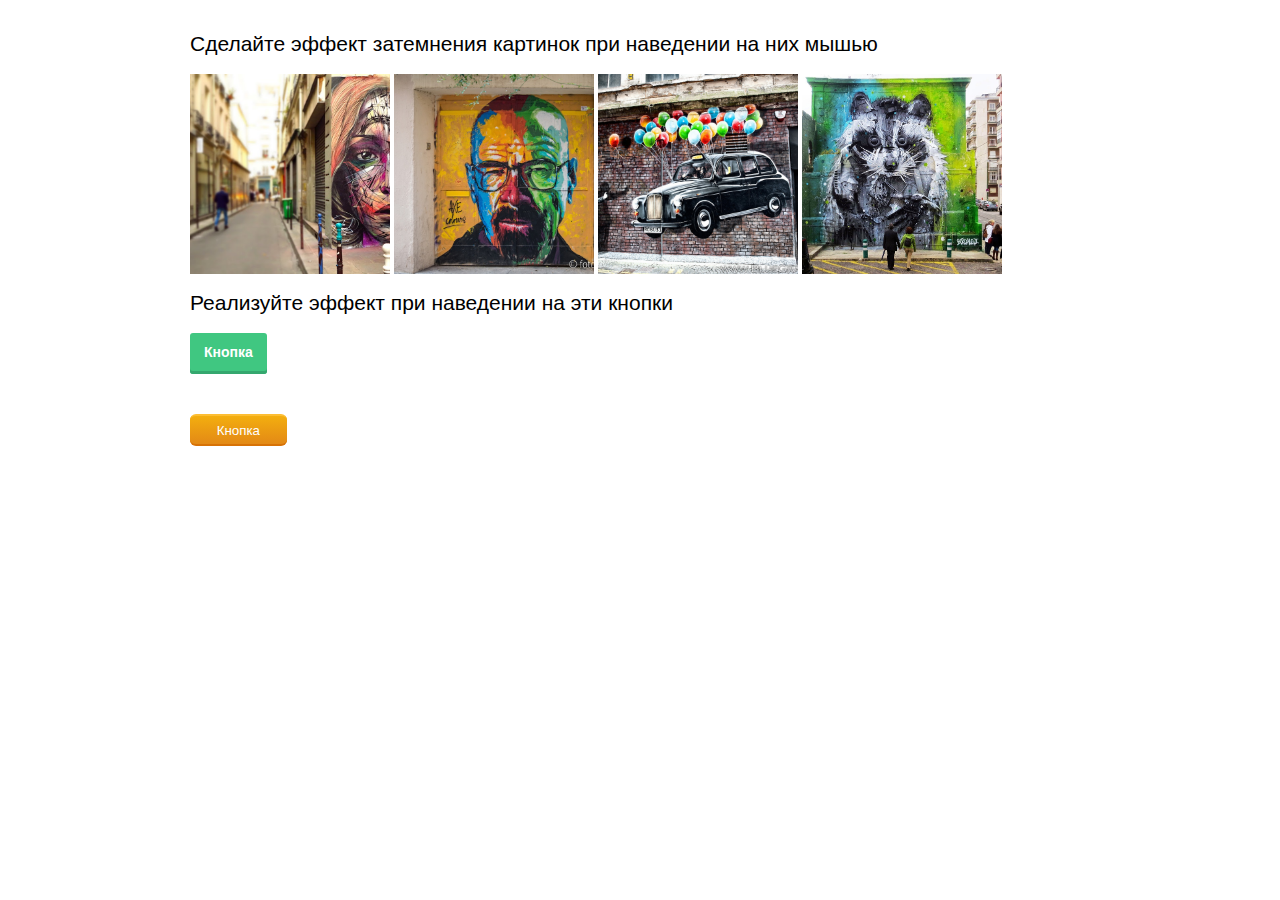
<file: psevdoclass/index.html>
<!DOCTYPE html>
<html lang="en">
<head>
	<meta charset="UTF-8">
	<title>Задание к 15 уроку</title>
	<link rel="stylesheet" href="css/style.css">
</head>
<body>
		
		<div class="container">

			<section id="one">
				<h2>Сделайте эффект затемнения картинок при наведении на них мышью</h2>
				<div class="image image-one"></div>
				<div class="image image-two"></div>
				<div class="image image-three"></div>
				<div class="image image-four"></div>
			</section>	

			<section id="two">
				<h2>Реализуйте эффект при наведении на эти кнопки</h2>
				<button class="button button-one">Кнопка</button>
				<button class="button button-two">Кнопка</button>
			</section>
			
		</div>

</body>
</html>
</file>
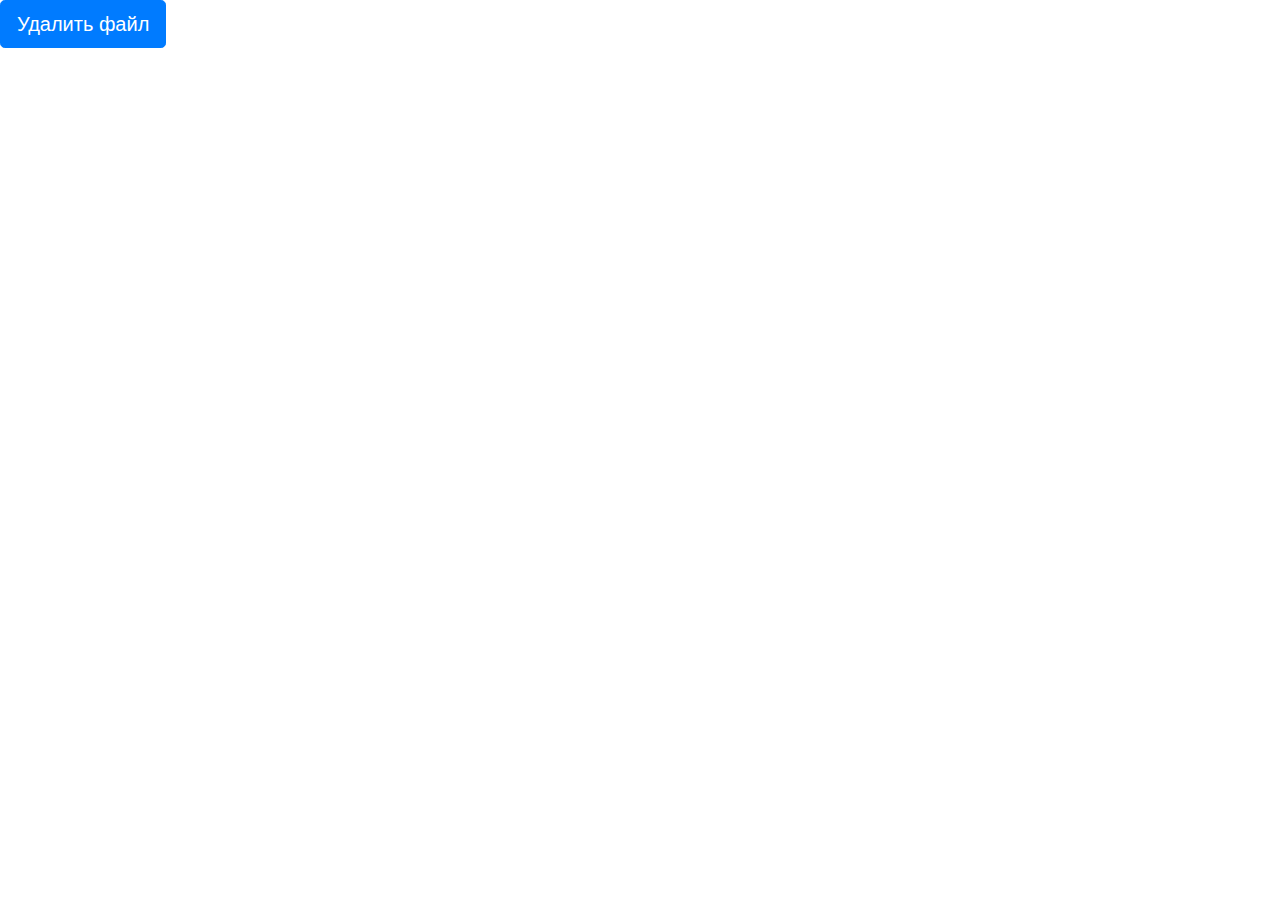
<file: modal_windows/bootstrap/index.html>
<!DOCTYPE html>
<html lang="en">
<head>
	<meta charset="UTF-8">
	<title>Модальное окно в bootstrap</title>
	<!-- Подключение ститей bootstrap -->
<link rel="stylesheet" href="https://stackpath.bootstrapcdn.com/bootstrap/4.4.1/css/bootstrap.min.css">
<body>

	<!-- Button trigger modal -->
<button type="button" class="btn btn-primary btn-lg" data-toggle="modal" data-target="#my-Modal">
 Удалить файл
</button>
<!-- Модальное окно -->
<div class="modal fade" id="my-Modal">
	<!-- Само (светлое) модальное окно -->
  <div class="modal-dialog">
  	<!-- Содержимое окна -->
    <div class="modal-content">
    	<!-- Шапка модальногоокна -->
      <div class="modal-header">
        <!-- Заголовок модального окна -->
        <h4 class="modal-title">Файл будет удален</h4>
        <!-- Кнопка закрытия -->
        <button type="button" class="close" data-dismiss="modal" aria-label="Close"><span aria-hidden="true">&times;</span></button>
      </div>
      <!-- Тело модального окна -->
      <div class="modal-body">
       <p>Вы действительно хотите удалить файл ?</p>
      </div>
      <!-- Подвал модального окна -->
      <div class="modal-footer">
      	<button type="button" class="btn btn-default">Да</button>
       <button type="button" class="btn btn-primary" data-dismiss="modal">Нет</button>
      </div>
    </div><!-- /.modal-content -->
  </div><!-- /.modal-dialog -->
</div><!-- /.modal -->

<!-- Подключение бибилиотеки jQuery -->
<script src="https://ajax.googleapis.com/ajax/libs/jquery/1.11.1/jquery.min.js"></script>
<!-- Подключение bootstap.js -->
<script src=https://stackpath.bootstrapcdn.com/bootstrap/4.4.1/js/bootstrap.min.js></script>

</body>
</html>
</file>
<file: adaptive/css/style.css>
.main{
	display: inline-block;
 background-color: #e9f3f3;
	width: 570px;
	height: 570px;
}
.main-content{
	padding: 30px;
	background-color: #fff;
	margin-top: 80px;
	margin-left: 100px;
	width: 320px;
	height: 370px;
}
.form-main{
	margin-top: -35px;
	width: 150px;
	height: 25px;
}
.form-main-header{
	font-family: Arial, sans-serif;
	font-weight: 700;
	display: inline-block;
	padding: 5px;
	font-size: 12px;
	text-transform: uppercase;
	background-color: #01b3b3;
 color: #fff;
}
.form-email{
	margin-top: 25px;
	border: none;
}
.form-p{
	font-size: 12px;
 font-family: Arial, sans-serif;
 font-weight: 700;
}
.form-label{
margin-bottom: 15px; 
}

.form-input{
	width: 260px;
	height: 30px;
 margin-bottom: 25px;
	background-color: #e9f3f3;
}
.form-label-btn{
	margin-top:10px;
 text-align: center;
}
.form-btn{
	width: 260px;
	height: 45px;
 padding: 5px;
	background-color: #01b3b3;
	text-transform: uppercase;
	display: block;
	font-weight: 700;
	font-size: 16px;
	color:#fff;
	border: none;
	border-radius: 5px;

}
.form-type{
	background-color: #e9f3f3;
}
::-webkit-input-placeholder { font-style: italic; }
::-moz-placeholder          { font-style: italic; } /*Firefox 19+*/
:-moz-placeholder           { font-style: italic; } /*Firefox 18-*/
:-ms-input-placeholder      { font-style: italic; }
</file>
<file: Magnific-Popup/css/style.css>
a{
	margin-bottom: 30px;
}
.small{
	height: 100px;
	width: 100px;
}
</file>
<file: main-project/css/style.css>
/* Font Family */
@font-face {
  font-family: 'ProximaNova_Bold';
  src: url('../fonts/ProximaNova-Bold.eot');
  src: url('../fonts/ProximaNova-Bold.eot?#iefix') format('embedded-opentype'), url('../fonts/ProximaNova-Bold.woff2') format('woff2'), url('../fonts/ProximaNova-Bold.woff') format('woff'), url('../fonts/ProximaNova-Bold.ttf') format('truetype'), url('../fonts/ProximaNova-Bold.svg#ProximaNova-Bold') format('svg');
  font-weight: bold;
  font-style: normal;
}
@font-face {
  font-family: 'ProximaNova_Reg';
  src: url('../fonts/ProximaNova-Regular.eot');
  src: url('../fonts/ProximaNova-Regular.eot?#iefix') format('embedded-opentype'), url('../fonts/ProximaNova-Regular.woff2') format('woff2'), url('../fonts/ProximaNova-Regular.woff') format('woff'), url('../fonts/ProximaNova-Regular.ttf') format('truetype'), url('../fonts/ProximaNova-Regular.svg#ProximaNova-Regular') format('svg');
  font-weight: normal;
  font-style: normal;
}
/* Переменные*/
/* Colors */
/*-- желтый --*/
/*-- зеленый --*/
/*-- серый --*/
/*-- красный --*/
/* Basic settings */
body {
  font-size: 10px;
  font-family: 'ProximaNova_Reg', sans-serif;
}
/* Отключение обводки  */
button:focus,
input:focus,
a:focus,
textarea:focus {
  outline: none;
}
/* Отключение подчеркивания ссылки  */
a:hover {
  text-decoration: none;
}
.button {
  font-size: 1.2rem;
  padding: 1rem 3rem;
  text-transform: uppercase;
  background-color: #fcb203;
  color: #ffffff;
  border-radius: 8px;
  border: none;
  -webkit-transition: all 0.2s;
  transition: all 0.2s;
}
.button:hover {
  cursor: pointer;
  background-color: #d99903;
}
/* Typographics */
section {
  padding: 10rem 0;
}
/* Заголовок */
.section-header {
  text-align: center;
  margin: 2rem 0 10rem;
  font-family: 'ProximaNova_Bold', sans-serif;
  font-size: 3.6rem;
}
.header {
  height: 7rem;
}
.phone-block {
  text-align: right;
}
.phone-link {
  display: inline-block;
  font-family: 'ProximaNova_Bold', sans-serif;
  font-size: 2rem;
  height: 7rem;
  line-height: 7rem;
  color: #1a1820;
}
.wrap {
  display: table;
  text-align: right;
  width: 100%;
  height: 7rem;
}
.wrap-block {
  display: table-cell;
  vertical-align: middle;
}
/* Main */
.main {
  background: #ffffff url(../img/main-bg.jpg) center center no-repeat;
  background-size: cover;
  padding: 3rem 0 7rem;
}
.main-content {
  margin-top: 8rem;
}
.main-content h1 {
  margin-top: 0;
  font-family: 'ProximaNova_Bold', sans-serif;
  line-height: 1.45;
  text-transform: uppercase;
  font-size: 4rem;
  margin-bottom: 4rem;
}
.main-subtitle {
  font-size: 2.4rem;
  margin-bottom: 4rem;
}
.main span {
  display: inline-block;
  margin-bottom: 3rem;
  padding: 2.5rem 4.5rem;
  text-align: center;
  font-size: 1.8rem;
  background-color: #46b814;
  color: #ffffff;
}
.main span strong {
  font-family: 'ProximaNova_Bold', sans-serif;
  font-size: 3rem;
}
.main-trigger {
  display: block;
  text-transform: uppercase;
  font-size: 2.2rem;
  font-family: 'ProximaNova_Bold', sans-serif;
}
.main-form {
  padding: 4rem 5rem;
  background-color: #ffffff;
  text-align: center;
}
.main-form-header {
  font-size: 1.8rem;
  margin-bottom: 4rem;
}
.main-form-header strong {
  font-size: 1.9rem;
}
.main-form-input {
  display: block;
  width: 100%;
  padding: 1.7rem;
  margin-bottom: 2rem;
  border: 1px solid #dddddd;
  border-radius: 5px;
}
.main-form label {
  position: absolute;
  left: 50%;
  -webkit-transform: translateX(-50%) translateY(-50%);
          transform: translateX(-50%) translateY(-50%);
  background-color: #ffffff;
  padding: 0.5rem;
  font-size: 1.3rem;
}
.main-form-btn {
  height: 5rem;
  width: 100%;
  font-size: 1.6rem;
  margin-bottom: 1.4rem;
}
.main-form small {
  font-size: 1.2rem;
}
/* Оформление блока с преимуществами */
/* Преимущества */
.features-block {
  text-align: center;
}
.features-block h3 {
  font-family: 'ProximaNova_Bold', sans-serif;
  font-size: 2rem;
  margin-bottom: 3rem;
}
.features-block p {
  font-size: 1.4rem;
  display: inline-block;
  width: 80%;
}
.features-img {
  height: 8rem;
  margin-bottom: 3rem;
}
.features-img img {
  display: block;
  margin: 0 auto 2rem;
}
/* Отключение обводки активного слайда */
.slick-active {
  outline: none;
}
.arrow {
  position: absolute;
  top: 50%;
  -webkit-transform: translateY(-50%);
          transform: translateY(-50%);
  z-index: 99;
  width: 2rem;
  height: 2rem;
  border: none;
}
.prev {
  left: 0;
  background: url(../img/left-arrow.svg) center no-repeat;
  background-size: 100%;
}
.next {
  right: 0;
  background: url(../img/right-arrow.svg) center no-repeat;
  background-size: 100%;
}
/* Модальные окна */
.popup {
  display: none;
  position: fixed;
  left: 0;
  right: 0;
  bottom: 0;
  width: 100%;
  height: 100%;
  z-index: 9;
  background-color: rgba(0, 0, 0, 0.5);
}
.popup-content {
  position: fixed;
  left: 50%;
  top: 10%;
  -webkit-transform: translateX(-50%);
          transform: translateX(-50%);
  padding: 4rem 6rem;
  background-color: #ffffff;
}
.popup header {
  font-family: 'ProximaNova_Bold', sans-serif;
}
.popup-close {
  position: absolute;
  top: -2rem;
  right: -1.5rem;
  width: 2rem;
  text-align: center;
  border: none;
  color: #ffffff;
  background-color: transparent;
  font-size: 4rem;
}
.popup-content {
  text-align: center;
}
.popup-form {
  padding: 0;
  margin-top: 2rem;
}
@media (max-width: 991px) {
  .main {
    background-position: top right;
  }
  .phone-block {
    text-align: center;
  }
  .main-content {
    text-align: center;
  }
  .main-title {
    padding-bottom: 4rem;
  }
}
@media (max-width: 767px) {
  .header {
    text-align: center;
  }
  .wrap-block {
    text-align: center;
  }
}
</file>
<file: many_pages/assets/elegant-font/code/style.css>
@font-face {
	font-family: 'ElegantIcons';
	src:url('fonts/ElegantIcons.eot');
	src:url('fonts/ElegantIcons.eot?#iefix') format('embedded-opentype'),
		url('fonts/ElegantIcons.woff') format('woff'),
		url('fonts/ElegantIcons.ttf') format('truetype'),
		url('fonts/ElegantIcons.svg#ElegantIcons') format('svg');
	font-weight: normal;
	font-style: normal;
}

/* Use the following CSS code if you want to use data attributes for inserting your icons */
[data-icon]:before {
	font-family: 'ElegantIcons';
	content: attr(data-icon);
	speak: none;
	font-weight: normal;
	font-variant: normal;
	text-transform: none;
	line-height: 1;
	-webkit-font-smoothing: antialiased;
	-moz-osx-font-smoothing: grayscale;
}

/* Use the following CSS code if you want to have a class per icon */
/*
Instead of a list of all class selectors,
you can use the generic selector below, but it's slower:
[class*="your-class-prefix"] {
*/
.arrow_up, .arrow_down, .arrow_left, .arrow_right, .arrow_left-up, .arrow_right-up, .arrow_right-down, .arrow_left-down, .arrow-up-down, .arrow_up-down_alt, .arrow_left-right_alt, .arrow_left-right, .arrow_expand_alt2, .arrow_expand_alt, .arrow_condense, .arrow_expand, .arrow_move, .arrow_carrot-up, .arrow_carrot-down, .arrow_carrot-left, .arrow_carrot-right, .arrow_carrot-2up, .arrow_carrot-2down, .arrow_carrot-2left, .arrow_carrot-2right, .arrow_carrot-up_alt2, .arrow_carrot-down_alt2, .arrow_carrot-left_alt2, .arrow_carrot-right_alt2, .arrow_carrot-2up_alt2, .arrow_carrot-2down_alt2, .arrow_carrot-2left_alt2, .arrow_carrot-2right_alt2, .arrow_triangle-up, .arrow_triangle-down, .arrow_triangle-left, .arrow_triangle-right, .arrow_triangle-up_alt2, .arrow_triangle-down_alt2, .arrow_triangle-left_alt2, .arrow_triangle-right_alt2, .arrow_back, .icon_minus-06, .icon_plus, .icon_close, .icon_check, .icon_minus_alt2, .icon_plus_alt2, .icon_close_alt2, .icon_check_alt2, .icon_zoom-out_alt, .icon_zoom-in_alt, .icon_search, .icon_box-empty, .icon_box-selected, .icon_minus-box, .icon_plus-box, .icon_box-checked, .icon_circle-empty, .icon_circle-slelected, .icon_stop_alt2, .icon_stop, .icon_pause_alt2, .icon_pause, .icon_menu, .icon_menu-square_alt2, .icon_menu-circle_alt2, .icon_ul, .icon_ol, .icon_adjust-horiz, .icon_adjust-vert, .icon_document_alt, .icon_documents_alt, .icon_pencil, .icon_pencil-edit_alt, .icon_pencil-edit, .icon_folder-alt, .icon_folder-open_alt, .icon_folder-add_alt, .icon_info_alt, .icon_error-oct_alt, .icon_error-circle_alt, .icon_error-triangle_alt, .icon_question_alt2, .icon_question, .icon_comment_alt, .icon_chat_alt, .icon_vol-mute_alt, .icon_volume-low_alt, .icon_volume-high_alt, .icon_quotations, .icon_quotations_alt2, .icon_clock_alt, .icon_lock_alt, .icon_lock-open_alt, .icon_key_alt, .icon_cloud_alt, .icon_cloud-upload_alt, .icon_cloud-download_alt, .icon_image, .icon_images, .icon_lightbulb_alt, .icon_gift_alt, .icon_house_alt, .icon_genius, .icon_mobile, .icon_tablet, .icon_laptop, .icon_desktop, .icon_camera_alt, .icon_mail_alt, .icon_cone_alt, .icon_ribbon_alt, .icon_bag_alt, .icon_creditcard, .icon_cart_alt, .icon_paperclip, .icon_tag_alt, .icon_tags_alt, .icon_trash_alt, .icon_cursor_alt, .icon_mic_alt, .icon_compass_alt, .icon_pin_alt, .icon_pushpin_alt, .icon_map_alt, .icon_drawer_alt, .icon_toolbox_alt, .icon_book_alt, .icon_calendar, .icon_film, .icon_table, .icon_contacts_alt, .icon_headphones, .icon_lifesaver, .icon_piechart, .icon_refresh, .icon_link_alt, .icon_link, .icon_loading, .icon_blocked, .icon_archive_alt, .icon_heart_alt, .icon_star_alt, .icon_star-half_alt, .icon_star, .icon_star-half, .icon_tools, .icon_tool, .icon_cog, .icon_cogs, .arrow_up_alt, .arrow_down_alt, .arrow_left_alt, .arrow_right_alt, .arrow_left-up_alt, .arrow_right-up_alt, .arrow_right-down_alt, .arrow_left-down_alt, .arrow_condense_alt, .arrow_expand_alt3, .arrow_carrot_up_alt, .arrow_carrot-down_alt, .arrow_carrot-left_alt, .arrow_carrot-right_alt, .arrow_carrot-2up_alt, .arrow_carrot-2dwnn_alt, .arrow_carrot-2left_alt, .arrow_carrot-2right_alt, .arrow_triangle-up_alt, .arrow_triangle-down_alt, .arrow_triangle-left_alt, .arrow_triangle-right_alt, .icon_minus_alt, .icon_plus_alt, .icon_close_alt, .icon_check_alt, .icon_zoom-out, .icon_zoom-in, .icon_stop_alt, .icon_menu-square_alt, .icon_menu-circle_alt, .icon_document, .icon_documents, .icon_pencil_alt, .icon_folder, .icon_folder-open, .icon_folder-add, .icon_folder_upload, .icon_folder_download, .icon_info, .icon_error-circle, .icon_error-oct, .icon_error-triangle, .icon_question_alt, .icon_comment, .icon_chat, .icon_vol-mute, .icon_volume-low, .icon_volume-high, .icon_quotations_alt, .icon_clock, .icon_lock, .icon_lock-open, .icon_key, .icon_cloud, .icon_cloud-upload, .icon_cloud-download, .icon_lightbulb, .icon_gift, .icon_house, .icon_camera, .icon_mail, .icon_cone, .icon_ribbon, .icon_bag, .icon_cart, .icon_tag, .icon_tags, .icon_trash, .icon_cursor, .icon_mic, .icon_compass, .icon_pin, .icon_pushpin, .icon_map, .icon_drawer, .icon_toolbox, .icon_book, .icon_contacts, .icon_archive, .icon_heart, .icon_profile, .icon_group, .icon_grid-2x2, .icon_grid-3x3, .icon_music, .icon_pause_alt, .icon_phone, .icon_upload, .icon_download, .social_facebook, .social_twitter, .social_pinterest, .social_googleplus, .social_tumblr, .social_tumbleupon, .social_wordpress, .social_instagram, .social_dribbble, .social_vimeo, .social_linkedin, .social_rss, .social_deviantart, .social_share, .social_myspace, .social_skype, .social_youtube, .social_picassa, .social_googledrive, .social_flickr, .social_blogger, .social_spotify, .social_delicious, .social_facebook_circle, .social_twitter_circle, .social_pinterest_circle, .social_googleplus_circle, .social_tumblr_circle, .social_stumbleupon_circle, .social_wordpress_circle, .social_instagram_circle, .social_dribbble_circle, .social_vimeo_circle, .social_linkedin_circle, .social_rss_circle, .social_deviantart_circle, .social_share_circle, .social_myspace_circle, .social_skype_circle, .social_youtube_circle, .social_picassa_circle, .social_googledrive_alt2, .social_flickr_circle, .social_blogger_circle, .social_spotify_circle, .social_delicious_circle, .social_facebook_square, .social_twitter_square, .social_pinterest_square, .social_googleplus_square, .social_tumblr_square, .social_stumbleupon_square, .social_wordpress_square, .social_instagram_square, .social_dribbble_square, .social_vimeo_square, .social_linkedin_square, .social_rss_square, .social_deviantart_square, .social_share_square, .social_myspace_square, .social_skype_square, .social_youtube_square, .social_picassa_square, .social_googledrive_square, .social_flickr_square, .social_blogger_square, .social_spotify_square, .social_delicious_square, .icon_printer, .icon_calulator, .icon_building, .icon_floppy, .icon_drive, .icon_search-2, .icon_id, .icon_id-2, .icon_puzzle, .icon_like, .icon_dislike, .icon_mug, .icon_currency, .icon_wallet, .icon_pens, .icon_easel, .icon_flowchart, .icon_datareport, .icon_briefcase, .icon_shield, .icon_percent, .icon_globe, .icon_globe-2, .icon_target, .icon_hourglass, .icon_balance, .icon_rook, .icon_printer-alt, .icon_calculator_alt, .icon_building_alt, .icon_floppy_alt, .icon_drive_alt, .icon_search_alt, .icon_id_alt, .icon_id-2_alt, .icon_puzzle_alt, .icon_like_alt, .icon_dislike_alt, .icon_mug_alt, .icon_currency_alt, .icon_wallet_alt, .icon_pens_alt, .icon_easel_alt, .icon_flowchart_alt, .icon_datareport_alt, .icon_briefcase_alt, .icon_shield_alt, .icon_percent_alt, .icon_globe_alt, .icon_clipboard {
	font-family: 'ElegantIcons';
	speak: none;
	font-style: normal;
	font-weight: normal;
	font-variant: normal;
	text-transform: none;
	line-height: 1;
	-webkit-font-smoothing: antialiased;
}
.arrow_up:before {
	content: "\21";
}
.arrow_down:before {
	content: "\22";
}
.arrow_left:before {
	content: "\23";
}
.arrow_right:before {
	content: "\24";
}
.arrow_left-up:before {
	content: "\25";
}
.arrow_right-up:before {
	content: "\26";
}
.arrow_right-down:before {
	content: "\27";
}
.arrow_left-down:before {
	content: "\28";
}
.arrow-up-down:before {
	content: "\29";
}
.arrow_up-down_alt:before {
	content: "\2a";
}
.arrow_left-right_alt:before {
	content: "\2b";
}
.arrow_left-right:before {
	content: "\2c";
}
.arrow_expand_alt2:before {
	content: "\2d";
}
.arrow_expand_alt:before {
	content: "\2e";
}
.arrow_condense:before {
	content: "\2f";
}
.arrow_expand:before {
	content: "\30";
}
.arrow_move:before {
	content: "\31";
}
.arrow_carrot-up:before {
	content: "\32";
}
.arrow_carrot-down:before {
	content: "\33";
}
.arrow_carrot-left:before {
	content: "\34";
}
.arrow_carrot-right:before {
	content: "\35";
}
.arrow_carrot-2up:before {
	content: "\36";
}
.arrow_carrot-2down:before {
	content: "\37";
}
.arrow_carrot-2left:before {
	content: "\38";
}
.arrow_carrot-2right:before {
	content: "\39";
}
.arrow_carrot-up_alt2:before {
	content: "\3a";
}
.arrow_carrot-down_alt2:before {
	content: "\3b";
}
.arrow_carrot-left_alt2:before {
	content: "\3c";
}
.arrow_carrot-right_alt2:before {
	content: "\3d";
}
.arrow_carrot-2up_alt2:before {
	content: "\3e";
}
.arrow_carrot-2down_alt2:before {
	content: "\3f";
}
.arrow_carrot-2left_alt2:before {
	content: "\40";
}
.arrow_carrot-2right_alt2:before {
	content: "\41";
}
.arrow_triangle-up:before {
	content: "\42";
}
.arrow_triangle-down:before {
	content: "\43";
}
.arrow_triangle-left:before {
	content: "\44";
}
.arrow_triangle-right:before {
	content: "\45";
}
.arrow_triangle-up_alt2:before {
	content: "\46";
}
.arrow_triangle-down_alt2:before {
	content: "\47";
}
.arrow_triangle-left_alt2:before {
	content: "\48";
}
.arrow_triangle-right_alt2:before {
	content: "\49";
}
.arrow_back:before {
	content: "\4a";
}
.icon_minus-06:before {
	content: "\4b";
}
.icon_plus:before {
	content: "\4c";
}
.icon_close:before {
	content: "\4d";
}
.icon_check:before {
	content: "\4e";
}
.icon_minus_alt2:before {
	content: "\4f";
}
.icon_plus_alt2:before {
	content: "\50";
}
.icon_close_alt2:before {
	content: "\51";
}
.icon_check_alt2:before {
	content: "\52";
}
.icon_zoom-out_alt:before {
	content: "\53";
}
.icon_zoom-in_alt:before {
	content: "\54";
}
.icon_search:before {
	content: "\55";
}
.icon_box-empty:before {
	content: "\56";
}
.icon_box-selected:before {
	content: "\57";
}
.icon_minus-box:before {
	content: "\58";
}
.icon_plus-box:before {
	content: "\59";
}
.icon_box-checked:before {
	content: "\5a";
}
.icon_circle-empty:before {
	content: "\5b";
}
.icon_circle-slelected:before {
	content: "\5c";
}
.icon_stop_alt2:before {
	content: "\5d";
}
.icon_stop:before {
	content: "\5e";
}
.icon_pause_alt2:before {
	content: "\5f";
}
.icon_pause:before {
	content: "\60";
}
.icon_menu:before {
	content: "\61";
}
.icon_menu-square_alt2:before {
	content: "\62";
}
.icon_menu-circle_alt2:before {
	content: "\63";
}
.icon_ul:before {
	content: "\64";
}
.icon_ol:before {
	content: "\65";
}
.icon_adjust-horiz:before {
	content: "\66";
}
.icon_adjust-vert:before {
	content: "\67";
}
.icon_document_alt:before {
	content: "\68";
}
.icon_documents_alt:before {
	content: "\69";
}
.icon_pencil:before {
	content: "\6a";
}
.icon_pencil-edit_alt:before {
	content: "\6b";
}
.icon_pencil-edit:before {
	content: "\6c";
}
.icon_folder-alt:before {
	content: "\6d";
}
.icon_folder-open_alt:before {
	content: "\6e";
}
.icon_folder-add_alt:before {
	content: "\6f";
}
.icon_info_alt:before {
	content: "\70";
}
.icon_error-oct_alt:before {
	content: "\71";
}
.icon_error-circle_alt:before {
	content: "\72";
}
.icon_error-triangle_alt:before {
	content: "\73";
}
.icon_question_alt2:before {
	content: "\74";
}
.icon_question:before {
	content: "\75";
}
.icon_comment_alt:before {
	content: "\76";
}
.icon_chat_alt:before {
	content: "\77";
}
.icon_vol-mute_alt:before {
	content: "\78";
}
.icon_volume-low_alt:before {
	content: "\79";
}
.icon_volume-high_alt:before {
	content: "\7a";
}
.icon_quotations:before {
	content: "\7b";
}
.icon_quotations_alt2:before {
	content: "\7c";
}
.icon_clock_alt:before {
	content: "\7d";
}
.icon_lock_alt:before {
	content: "\7e";
}
.icon_lock-open_alt:before {
	content: "\e000";
}
.icon_key_alt:before {
	content: "\e001";
}
.icon_cloud_alt:before {
	content: "\e002";
}
.icon_cloud-upload_alt:before {
	content: "\e003";
}
.icon_cloud-download_alt:before {
	content: "\e004";
}
.icon_image:before {
	content: "\e005";
}
.icon_images:before {
	content: "\e006";
}
.icon_lightbulb_alt:before {
	content: "\e007";
}
.icon_gift_alt:before {
	content: "\e008";
}
.icon_house_alt:before {
	content: "\e009";
}
.icon_genius:before {
	content: "\e00a";
}
.icon_mobile:before {
	content: "\e00b";
}
.icon_tablet:before {
	content: "\e00c";
}
.icon_laptop:before {
	content: "\e00d";
}
.icon_desktop:before {
	content: "\e00e";
}
.icon_camera_alt:before {
	content: "\e00f";
}
.icon_mail_alt:before {
	content: "\e010";
}
.icon_cone_alt:before {
	content: "\e011";
}
.icon_ribbon_alt:before {
	content: "\e012";
}
.icon_bag_alt:before {
	content: "\e013";
}
.icon_creditcard:before {
	content: "\e014";
}
.icon_cart_alt:before {
	content: "\e015";
}
.icon_paperclip:before {
	content: "\e016";
}
.icon_tag_alt:before {
	content: "\e017";
}
.icon_tags_alt:before {
	content: "\e018";
}
.icon_trash_alt:before {
	content: "\e019";
}
.icon_cursor_alt:before {
	content: "\e01a";
}
.icon_mic_alt:before {
	content: "\e01b";
}
.icon_compass_alt:before {
	content: "\e01c";
}
.icon_pin_alt:before {
	content: "\e01d";
}
.icon_pushpin_alt:before {
	content: "\e01e";
}
.icon_map_alt:before {
	content: "\e01f";
}
.icon_drawer_alt:before {
	content: "\e020";
}
.icon_toolbox_alt:before {
	content: "\e021";
}
.icon_book_alt:before {
	content: "\e022";
}
.icon_calendar:before {
	content: "\e023";
}
.icon_film:before {
	content: "\e024";
}
.icon_table:before {
	content: "\e025";
}
.icon_contacts_alt:before {
	content: "\e026";
}
.icon_headphones:before {
	content: "\e027";
}
.icon_lifesaver:before {
	content: "\e028";
}
.icon_piechart:before {
	content: "\e029";
}
.icon_refresh:before {
	content: "\e02a";
}
.icon_link_alt:before {
	content: "\e02b";
}
.icon_link:before {
	content: "\e02c";
}
.icon_loading:before {
	content: "\e02d";
}
.icon_blocked:before {
	content: "\e02e";
}
.icon_archive_alt:before {
	content: "\e02f";
}
.icon_heart_alt:before {
	content: "\e030";
}
.icon_star_alt:before {
	content: "\e031";
}
.icon_star-half_alt:before {
	content: "\e032";
}
.icon_star:before {
	content: "\e033";
}
.icon_star-half:before {
	content: "\e034";
}
.icon_tools:before {
	content: "\e035";
}
.icon_tool:before {
	content: "\e036";
}
.icon_cog:before {
	content: "\e037";
}
.icon_cogs:before {
	content: "\e038";
}
.arrow_up_alt:before {
	content: "\e039";
}
.arrow_down_alt:before {
	content: "\e03a";
}
.arrow_left_alt:before {
	content: "\e03b";
}
.arrow_right_alt:before {
	content: "\e03c";
}
.arrow_left-up_alt:before {
	content: "\e03d";
}
.arrow_right-up_alt:before {
	content: "\e03e";
}
.arrow_right-down_alt:before {
	content: "\e03f";
}
.arrow_left-down_alt:before {
	content: "\e040";
}
.arrow_condense_alt:before {
	content: "\e041";
}
.arrow_expand_alt3:before {
	content: "\e042";
}
.arrow_carrot_up_alt:before {
	content: "\e043";
}
.arrow_carrot-down_alt:before {
	content: "\e044";
}
.arrow_carrot-left_alt:before {
	content: "\e045";
}
.arrow_carrot-right_alt:before {
	content: "\e046";
}
.arrow_carrot-2up_alt:before {
	content: "\e047";
}
.arrow_carrot-2dwnn_alt:before {
	content: "\e048";
}
.arrow_carrot-2left_alt:before {
	content: "\e049";
}
.arrow_carrot-2right_alt:before {
	content: "\e04a";
}
.arrow_triangle-up_alt:before {
	content: "\e04b";
}
.arrow_triangle-down_alt:before {
	content: "\e04c";
}
.arrow_triangle-left_alt:before {
	content: "\e04d";
}
.arrow_triangle-right_alt:before {
	content: "\e04e";
}
.icon_minus_alt:before {
	content: "\e04f";
}
.icon_plus_alt:before {
	content: "\e050";
}
.icon_close_alt:before {
	content: "\e051";
}
.icon_check_alt:before {
	content: "\e052";
}
.icon_zoom-out:before {
	content: "\e053";
}
.icon_zoom-in:before {
	content: "\e054";
}
.icon_stop_alt:before {
	content: "\e055";
}
.icon_menu-square_alt:before {
	content: "\e056";
}
.icon_menu-circle_alt:before {
	content: "\e057";
}
.icon_document:before {
	content: "\e058";
}
.icon_documents:before {
	content: "\e059";
}
.icon_pencil_alt:before {
	content: "\e05a";
}
.icon_folder:before {
	content: "\e05b";
}
.icon_folder-open:before {
	content: "\e05c";
}
.icon_folder-add:before {
	content: "\e05d";
}
.icon_folder_upload:before {
	content: "\e05e";
}
.icon_folder_download:before {
	content: "\e05f";
}
.icon_info:before {
	content: "\e060";
}
.icon_error-circle:before {
	content: "\e061";
}
.icon_error-oct:before {
	content: "\e062";
}
.icon_error-triangle:before {
	content: "\e063";
}
.icon_question_alt:before {
	content: "\e064";
}
.icon_comment:before {
	content: "\e065";
}
.icon_chat:before {
	content: "\e066";
}
.icon_vol-mute:before {
	content: "\e067";
}
.icon_volume-low:before {
	content: "\e068";
}
.icon_volume-high:before {
	content: "\e069";
}
.icon_quotations_alt:before {
	content: "\e06a";
}
.icon_clock:before {
	content: "\e06b";
}
.icon_lock:before {
	content: "\e06c";
}
.icon_lock-open:before {
	content: "\e06d";
}
.icon_key:before {
	content: "\e06e";
}
.icon_cloud:before {
	content: "\e06f";
}
.icon_cloud-upload:before {
	content: "\e070";
}
.icon_cloud-download:before {
	content: "\e071";
}
.icon_lightbulb:before {
	content: "\e072";
}
.icon_gift:before {
	content: "\e073";
}
.icon_house:before {
	content: "\e074";
}
.icon_camera:before {
	content: "\e075";
}
.icon_mail:before {
	content: "\e076";
}
.icon_cone:before {
	content: "\e077";
}
.icon_ribbon:before {
	content: "\e078";
}
.icon_bag:before {
	content: "\e079";
}
.icon_cart:before {
	content: "\e07a";
}
.icon_tag:before {
	content: "\e07b";
}
.icon_tags:before {
	content: "\e07c";
}
.icon_trash:before {
	content: "\e07d";
}
.icon_cursor:before {
	content: "\e07e";
}
.icon_mic:before {
	content: "\e07f";
}
.icon_compass:before {
	content: "\e080";
}
.icon_pin:before {
	content: "\e081";
}
.icon_pushpin:before {
	content: "\e082";
}
.icon_map:before {
	content: "\e083";
}
.icon_drawer:before {
	content: "\e084";
}
.icon_toolbox:before {
	content: "\e085";
}
.icon_book:before {
	content: "\e086";
}
.icon_contacts:before {
	content: "\e087";
}
.icon_archive:before {
	content: "\e088";
}
.icon_heart:before {
	content: "\e089";
}
.icon_profile:before {
	content: "\e08a";
}
.icon_group:before {
	content: "\e08b";
}
.icon_grid-2x2:before {
	content: "\e08c";
}
.icon_grid-3x3:before {
	content: "\e08d";
}
.icon_music:before {
	content: "\e08e";
}
.icon_pause_alt:before {
	content: "\e08f";
}
.icon_phone:before {
	content: "\e090";
}
.icon_upload:before {
	content: "\e091";
}
.icon_download:before {
	content: "\e092";
}
.social_facebook:before {
	content: "\e093";
}
.social_twitter:before {
	content: "\e094";
}
.social_pinterest:before {
	content: "\e095";
}
.social_googleplus:before {
	content: "\e096";
}
.social_tumblr:before {
	content: "\e097";
}
.social_tumbleupon:before {
	content: "\e098";
}
.social_wordpress:before {
	content: "\e099";
}
.social_instagram:before {
	content: "\e09a";
}
.social_dribbble:before {
	content: "\e09b";
}
.social_vimeo:before {
	content: "\e09c";
}
.social_linkedin:before {
	content: "\e09d";
}
.social_rss:before {
	content: "\e09e";
}
.social_deviantart:before {
	content: "\e09f";
}
.social_share:before {
	content: "\e0a0";
}
.social_myspace:before {
	content: "\e0a1";
}
.social_skype:before {
	content: "\e0a2";
}
.social_youtube:before {
	content: "\e0a3";
}
.social_picassa:before {
	content: "\e0a4";
}
.social_googledrive:before {
	content: "\e0a5";
}
.social_flickr:before {
	content: "\e0a6";
}
.social_blogger:before {
	content: "\e0a7";
}
.social_spotify:before {
	content: "\e0a8";
}
.social_delicious:before {
	content: "\e0a9";
}
.social_facebook_circle:before {
	content: "\e0aa";
}
.social_twitter_circle:before {
	content: "\e0ab";
}
.social_pinterest_circle:before {
	content: "\e0ac";
}
.social_googleplus_circle:before {
	content: "\e0ad";
}
.social_tumblr_circle:before {
	content: "\e0ae";
}
.social_stumbleupon_circle:before {
	content: "\e0af";
}
.social_wordpress_circle:before {
	content: "\e0b0";
}
.social_instagram_circle:before {
	content: "\e0b1";
}
.social_dribbble_circle:before {
	content: "\e0b2";
}
.social_vimeo_circle:before {
	content: "\e0b3";
}
.social_linkedin_circle:before {
	content: "\e0b4";
}
.social_rss_circle:before {
	content: "\e0b5";
}
.social_deviantart_circle:before {
	content: "\e0b6";
}
.social_share_circle:before {
	content: "\e0b7";
}
.social_myspace_circle:before {
	content: "\e0b8";
}
.social_skype_circle:before {
	content: "\e0b9";
}
.social_youtube_circle:before {
	content: "\e0ba";
}
.social_picassa_circle:before {
	content: "\e0bb";
}
.social_googledrive_alt2:before {
	content: "\e0bc";
}
.social_flickr_circle:before {
	content: "\e0bd";
}
.social_blogger_circle:before {
	content: "\e0be";
}
.social_spotify_circle:before {
	content: "\e0bf";
}
.social_delicious_circle:before {
	content: "\e0c0";
}
.social_facebook_square:before {
	content: "\e0c1";
}
.social_twitter_square:before {
	content: "\e0c2";
}
.social_pinterest_square:before {
	content: "\e0c3";
}
.social_googleplus_square:before {
	content: "\e0c4";
}
.social_tumblr_square:before {
	content: "\e0c5";
}
.social_stumbleupon_square:before {
	content: "\e0c6";
}
.social_wordpress_square:before {
	content: "\e0c7";
}
.social_instagram_square:before {
	content: "\e0c8";
}
.social_dribbble_square:before {
	content: "\e0c9";
}
.social_vimeo_square:before {
	content: "\e0ca";
}
.social_linkedin_square:before {
	content: "\e0cb";
}
.social_rss_square:before {
	content: "\e0cc";
}
.social_deviantart_square:before {
	content: "\e0cd";
}
.social_share_square:before {
	content: "\e0ce";
}
.social_myspace_square:before {
	content: "\e0cf";
}
.social_skype_square:before {
	content: "\e0d0";
}
.social_youtube_square:before {
	content: "\e0d1";
}
.social_picassa_square:before {
	content: "\e0d2";
}
.social_googledrive_square:before {
	content: "\e0d3";
}
.social_flickr_square:before {
	content: "\e0d4";
}
.social_blogger_square:before {
	content: "\e0d5";
}
.social_spotify_square:before {
	content: "\e0d6";
}
.social_delicious_square:before {
	content: "\e0d7";
}
.icon_printer:before {
	content: "\e103";
}
.icon_calulator:before {
	content: "\e0ee";
}
.icon_building:before {
	content: "\e0ef";
}
.icon_floppy:before {
	content: "\e0e8";
}
.icon_drive:before {
	content: "\e0ea";
}
.icon_search-2:before {
	content: "\e101";
}
.icon_id:before {
	content: "\e107";
}
.icon_id-2:before {
	content: "\e108";
}
.icon_puzzle:before {
	content: "\e102";
}
.icon_like:before {
	content: "\e106";
}
.icon_dislike:before {
	content: "\e0eb";
}
.icon_mug:before {
	content: "\e105";
}
.icon_currency:before {
	content: "\e0ed";
}
.icon_wallet:before {
	content: "\e100";
}
.icon_pens:before {
	content: "\e104";
}
.icon_easel:before {
	content: "\e0e9";
}
.icon_flowchart:before {
	content: "\e109";
}
.icon_datareport:before {
	content: "\e0ec";
}
.icon_briefcase:before {
	content: "\e0fe";
}
.icon_shield:before {
	content: "\e0f6";
}
.icon_percent:before {
	content: "\e0fb";
}
.icon_globe:before {
	content: "\e0e2";
}
.icon_globe-2:before {
	content: "\e0e3";
}
.icon_target:before {
	content: "\e0f5";
}
.icon_hourglass:before {
	content: "\e0e1";
}
.icon_balance:before {
	content: "\e0ff";
}
.icon_rook:before {
	content: "\e0f8";
}
.icon_printer-alt:before {
	content: "\e0fa";
}
.icon_calculator_alt:before {
	content: "\e0e7";
}
.icon_building_alt:before {
	content: "\e0fd";
}
.icon_floppy_alt:before {
	content: "\e0e4";
}
.icon_drive_alt:before {
	content: "\e0e5";
}
.icon_search_alt:before {
	content: "\e0f7";
}
.icon_id_alt:before {
	content: "\e0e0";
}
.icon_id-2_alt:before {
	content: "\e0fc";
}
.icon_puzzle_alt:before {
	content: "\e0f9";
}
.icon_like_alt:before {
	content: "\e0dd";
}
.icon_dislike_alt:before {
	content: "\e0f1";
}
.icon_mug_alt:before {
	content: "\e0dc";
}
.icon_currency_alt:before {
	content: "\e0f3";
}
.icon_wallet_alt:before {
	content: "\e0d8";
}
.icon_pens_alt:before {
	content: "\e0db";
}
.icon_easel_alt:before {
	content: "\e0f0";
}
.icon_flowchart_alt:before {
	content: "\e0df";
}
.icon_datareport_alt:before {
	content: "\e0f2";
}
.icon_briefcase_alt:before {
	content: "\e0f4";
}
.icon_shield_alt:before {
	content: "\e0d9";
}
.icon_percent_alt:before {
	content: "\e0da";
}
.icon_globe_alt:before {
	content: "\e0de";
}
.icon_clipboard:before {
	content: "\e0e6";
}


	.glyph {
		float: left;
		text-align: center;
		padding: .75em;
		margin: .4em 1.5em .75em 0;
		width: 6em;
text-shadow: none;
	}
        .glyph_big {
        font-size: 128px;
        color: #59c5dc;
        float: left;
        margin-right: 20px;
        }

        .glyph div { padding-bottom: 10px;}

	.glyph input {
		font-family: consolas, monospace;
		font-size: 12px;
		width: 100%;
		text-align: center;
		border: 0;
		box-shadow: 0 0 0 1px #ccc;
		padding: .2em;
                -moz-border-radius: 5px;
                -webkit-border-radius: 5px;
	}
	.centered {
		margin-left: auto;
		margin-right: auto;
	}
	.glyph .fs1 {
		font-size: 2em;
	}
</file>
<file: many_pages/assets/css/form-elements.css>
input[type="text"], 
textarea, 
textarea.form-control {
    margin: 0;
    padding: 14px 10px;
    vertical-align: middle;
    background: none;
    border: 1px solid #666;
    font-family: 'Open Sans', sans-serif;
    font-size: 22px;
    font-weight: 300;
    color: #fff;
    -moz-border-radius: 6px;
    -webkit-border-radius: 6px;
    border-radius: 6px;
    -moz-box-shadow: none;
    -webkit-box-shadow: none;
    box-shadow: none;
    -o-transition: all .3s;
    -moz-transition: all .3s;
    -webkit-transition: all .3s;
    -ms-transition: all .3s;
    transition: all .3s;
}

input[type="text"]:focus, 
textarea:focus, 
textarea.form-control:focus {
	outline: 0;
    border: 1px solid #2ba560;
    -moz-box-shadow: none;
    -webkit-box-shadow: none;
    box-shadow: none;
}

input[type="text"]:-moz-placeholder, textarea:-moz-placeholder, textarea.form-control:-moz-placeholder { color: #fff; }
input[type="text"]:-ms-input-placeholder, textarea:-ms-input-placeholder, textarea.form-control:-ms-input-placeholder { color: #fff; }
input[type="text"]::-webkit-input-placeholder, textarea::-webkit-input-placeholder, textarea.form-control::-webkit-input-placeholder { color: #fff; }


button.btn {
	height: 52px;
    margin: 0;
    padding: 0 20px;
    vertical-align: middle;
    background: #2ba560;
    border: 0;
    font-family: 'Open Sans', sans-serif;
    font-size: 22px;
    font-weight: 300;
    line-height: 52px;
    color: #fff;
    -moz-border-radius: 6px;
    -webkit-border-radius: 6px;
    border-radius: 6px;
    text-shadow: none;
    -moz-box-shadow: none;
    -webkit-box-shadow: none;
    box-shadow: none;
    -o-transition: all .3s;
    -moz-transition: all .3s;
    -webkit-transition: all .3s;
    -ms-transition: all .3s;
    transition: all .3s;
}

button.btn:hover {
    opacity: 0.6;
    color: #fff;
    -o-transition: all .3s;
    -moz-transition: all .3s;
    -webkit-transition: all .3s;
    -ms-transition: all .3s;
    transition: all .3s;
}

button.btn:active {
	outline: 0;
    opacity: 0.6;
    color: #fff;
    -moz-box-shadow: none;
    -webkit-box-shadow: none;
    box-shadow: none;
}

button.btn:focus {
	outline: 0;
	opacity: 0.6;
	background: #2ba560;
	color: #fff;
}

.btn:focus, .btn:active:focus, .btn.active:focus {
	outline: 0;
	opacity: 0.6;
	background: #2ba560;
	color: #fff;
}
</file>
<file: many_pages/assets/css/style.css>
body {
	background: #fff;
    font-family: 'Open Sans', sans-serif;
    font-weight: 300;
    color: #888;
    text-align: center;
}

strong { font-weight: 700; }

a, a:hover, a:focus {
	color: #2ba560;
	text-decoration: none;
    -o-transition: all .3s; -moz-transition: all .3s; -webkit-transition: all .3s; -ms-transition: all .3s; transition: all .3s;
}

h1, h2 {
	margin-top: 10px;
	font-size: 42px;
    font-weight: 700;
    color: #444;
    line-height: 54px;
    text-transform: uppercase;
}
h2 { text-align: left; }

h3 {
	font-size: 26px;
    font-weight: 700;
    color: #888;
    line-height: 30px;
    text-transform: uppercase;
}

img { max-width: 100%; }

::-moz-selection { background: #2ba560; color: #fff; text-shadow: none; }
::selection { background: #2ba560; color: #fff; text-shadow: none; }


/***** Loader *****/

.loader {
	position: fixed;
	top: 0;
	left: 0;
	right: 0;
	bottom: 0;
	width: 100%;
	height: 100%;
	background: #fff;
	overflow: hidden !important;
	z-index: 99999;
}

.loader-img {
	position: absolute;
	left: 50%;
	top: 50%;
	margin: -30px 0 0 -30px;
	width: 60px;
	height: 60px;
	background: url(../img/loading.gif) center center no-repeat;
}


/***** General style, all sections *****/

.section-container {
    margin: 0 auto;
    padding-bottom: 60px;
}

.section-container-gray { background: #f8f8f8; }

.section-container-full-bg, 
.section-container-full-bg h1, 
.section-container-full-bg h2, 
.section-container-full-bg h3, 
.section-container-full-bg h4 { color: #fff; }

.section-description {
	margin-top: 60px;
    padding-bottom: 10px;
}

.section-description p {
    margin-top: 30px;
    font-size: 22px;
    line-height: 36px;
    text-align: left;
}

.section-bottom-link {
	padding-top: 15px;
	padding-bottom: 20px;
}

.big-link-1 {
	display: inline-block;
	margin: 0 5px;
	padding: 15px 20px;
	background: #2ba560;
	border: 0;
	font-size: 22px;
    font-weight: 300;
    line-height: 22px;
    color: #fff;
    -moz-border-radius: 6px; -webkit-border-radius: 6px; border-radius: 6px;
}
.big-link-1:hover, .big-link-1:focus, .big-link-1:active { outline: 0; opacity: 0.6; color: #fff; }

.big-link-2 {
	display: inline-block;
	margin: 0 5px;
	padding: 14px 19px;
	background: none;
	border: 1px solid #fff;
	font-size: 22px;
    font-weight: 300;
    line-height: 22px;
    color: #fff;
    -moz-border-radius: 6px; -webkit-border-radius: 6px; border-radius: 6px;
}
.big-link-2:hover, .big-link-2:focus, .big-link-2:active, .big-link-2:active:focus { outline: 0; opacity: 0.6; background: none; color: #fff; }

.green-text { color: #2ba560; }


/***** Dividers *****/

.divider-1 {
	text-align: left;
}

.divider-1 span {
	display: inline-block;
	width: 300px;
	height: 1px;
	background: #ddd;
}

.divider-1-bottom {
	padding-top: 10px;
	padding-bottom: 5px;
}


/***** Small sliders *****/

.slider-1-box { text-align: center; }

.slider-1-box img { display: none; }
.slider-1-box img.slider-1-img-active { display: inline; }

.slider-1-nav { margin-top: 30px; }

.slider-1-nav span {
	display: inline-block;
	width: 18px;
	height: 18px;
	margin: 0 7px;
	background: #ddd;
	-moz-border-radius: 12px; -webkit-border-radius: 12px; border-radius: 12px;
	cursor: pointer;
    vertical-align: middle;
}
.slider-1-nav span.slider-1-nav-item-active { background: #2ba560; }


/***** Top menu *****/

.navbar {
	margin-bottom: 0;
	background: #333;
	background: rgba(51, 51, 51, 0.8);
	border: 0;
	-moz-border-radius: 0; -webkit-border-radius: 0; border-radius: 0;
}

ul.navbar-nav {
	font-size: 16px;
	color: #888;
	text-transform: uppercase;
}

ul.navbar-nav li a { padding-top: 23px; padding-bottom: 23px; color: #fff; }
ul.navbar-nav li a:hover { background: none; color: #2ba560; }
ul.navbar-nav li a:focus { background: none; color: #2ba560; outline: 0; }

.navbar>.container .navbar-brand { margin-left: 0; }

.navbar-brand {
	width: 117px;
	height: 66px;
	background: url(../img/logo.png) left center no-repeat;
	text-indent: -99999px;
}


/***** Page title *****/

.page-title {
	padding: 260px 0 210px 0;
}

.page-title-text {
	width: 700px;
	margin: 0 auto;	
	color: #fff;
}

.page-title-text h1 {
	color: #fff;
	text-shadow: 0 1px 6px rgba(51, 51, 51, 0.2);
}

.page-title-text p {
	margin-top: 20px;
    font-size: 22px;
    line-height: 36px;
    text-shadow: 0 1px 5px rgba(51, 51, 51, 0.4);
}

.page-title-bottom-link {
	padding-top: 25px;
	padding-bottom: 7px;
}


/***** What we do (block 3) *****/

.block-3-box {
	margin-top: 30px;
}

.block-3-box h3 {
	padding: 10px 0;
}

.block-3-box p {
	font-size: 18px;
    line-height: 32px;
}

.block-3-box .block-3-box-icon {
    width: 80px;
	height: 80px;
    margin: 0 auto;
	padding-top: 19px;
	background: #2ba560;
	border: 1px solid #2ba560;
	-moz-border-radius: 40px; -webkit-border-radius: 40px; border-radius: 40px;
	-o-transition: all .3s; -moz-transition: all .3s; -webkit-transition: all .3s; -ms-transition: all .3s; transition: all .3s;
    font-size: 34px;
    color: #fff;
    line-height: 34px;
    text-align: center;
}
.block-3-box .block-3-box-icon:hover { background: none; color: #2ba560; }

.block-3-box .block-3-box-icon i, .block-3-box .block-3-box-icon span { vertical-align: middle; }


/***** Clients *****/

.clients-container {
	padding-bottom: 0;
}

.clients-text {
	text-align: left;
}

.clients-text h3 { color: #ccc; }

.clients {
	padding-top: 30px;
	padding-bottom: 30px;
}

.clients a {
	display: inline-block;
	margin: 10px 20px;
}

.clients a:hover, .clients a:focus { outline: 0; opacity: 0.6; }


/***** Block 2 *****/

.block-2-container {
	padding-top: 50px;
}

.block-2-box {
	padding-top: 30px;
	padding-bottom: 20px;
	text-align: left;
}

.block-2-box.block-2-media { padding-bottom: 25px; }

.block-2-box h3 {
	padding: 10px 0;
}
.block-2-box h3:first-child { margin-top: 0; }

.block-2-box p {
	font-size: 18px;
    line-height: 32px;
}

.block-2-box ul {
	padding: 0;
	list-style: none;
	font-size: 18px;
    line-height: 32px;
}

.block-2-box ul li {
	padding: 5px 0;
}

.block-2-box ul span.list-icon {
	padding-right: 10px;
	font-size: 24px;
	color: #2ba560;
	vertical-align: middle;
}

.block-2-img-container {
	position: relative;
	display: inline-block;
	overflow: hidden;
}

.block-2-img-container .img-container-line {
	position: absolute;
	width: 180px;
	height: 1px;
	background: #fff;
	-ms-transform: rotate(-45deg); -moz-transform: rotate(-45deg); -webkit-transform: rotate(-45deg); transform: rotate(-45deg);
}
.section-container-gray .block-2-img-container .img-container-line { background: #f8f8f8; }

.block-2-img-container .img-container-line.line-1 { top: 63px; left: -27px; }
.block-2-img-container .img-container-line.line-2 { top: 43px; left: -27px; }
.block-2-img-container .img-container-line.line-3 { top: 23px; left: -27px; }

.block-2-img-container img { -moz-border-radius: 0 0 40px 0; -webkit-border-radius: 0 0 40px 0; border-radius: 0 0 40px 0; }

.block-2-box .video-box {
	max-width: 540px;
	margin: 0 auto;
}


/***** Counters *****/

.counters-container {
	padding-top: 50px;
}

.counter-box h4 {
	font-size: 26px;
    font-weight: 700;
    line-height: 30px;
}

.counter-box p {
	font-size: 22px;
    line-height: 36px;
}


/***** Portfolio *****/

.portfolio-container {
    padding-bottom: 80px;
}

.portfolio p {
	margin-bottom: 20px;
}

.portfolio-filters {
	padding: 25px 0 20px 0;
	font-size: 18px;
    line-height: 22px;
    text-transform: uppercase;
}

.portfolio-filters a { color: #888; }
.portfolio-filters a:hover, .portfolio-filters a.active { color: #2ba560; }
.portfolio-filters a.active { font-weight: 700; }

.portfolio-box {
	position: relative;
	width: 255px;
	margin: 30px 15px 0 15px;
	overflow: hidden;
}

.portfolio-box img { -o-transition: all .8s; -moz-transition: all .8s; -webkit-transition: all .8s; -ms-transition: all .8s; transition: all .8s; }

.portfolio-box:hover img {
	opacity: 0.6;
	-o-transform: scale(1.25); -moz-transform: scale(1.25); -webkit-transform: scale(1.25); -ms-transform: scale(1.25); transform: scale(1.25);
}

.portfolio-box-text-container {
	position: absolute;
	bottom: -200px;
	left: 0;
	right: 0;
	width: 255px;
	-o-transition: all .6s; -moz-transition: all .6s; -webkit-transition: all .6s; -ms-transition: all .6s; transition: all .6s;
}

.portfolio-box-text {
	background: #333;
	background: rgba(51, 51, 51, 0.8);
	color: #fff;
}
.portfolio-box:hover .portfolio-box-text-container { bottom: 0; }

.portfolio-box-text p {
	margin: 0;
	padding: 15px 20px;
	font-size: 18px;
    line-height: 32px;
    cursor: pointer;
}


/***** Our motto *****/

.our-motto { color: #fff; }

.our-motto p { margin-top: 10px; text-align: center; }

.our-motto-author {
	margin-top: 30px;
    font-size: 22px;
    line-height: 36px;
}


/***** Pricing tables *****/

.pricing-2-box {
	padding-top: 30px;
	padding-bottom: 20px;
}

.pricing-2-table { margin: 20px 0 0 0; padding: 25px; border: 4px solid #eee; }
.pricing-2-table-best { margin-top: 0; border-color: #2ba560; }

.pricing-2-table h3 { margin: 0; }
.pricing-2-table h4 { margin-top: 5px; font-size: 22px; font-weight: 300; line-height: 36px; }

.pricing-2-table-divider span { display: inline-block; width: 100%; height: 1px; border-bottom: 1px dotted #ddd; }

.pricing-2-table-icon {
	width: 80px;
	height: 80px;
    margin: 25px auto 0 auto;
	padding-top: 19px;
	background: #2ba560;
	-moz-border-radius: 40px; -webkit-border-radius: 40px; border-radius: 40px;
	font-size: 34px;
    color: #fff;
    line-height: 34px;
}
.pricing-2-table-icon i, .pricing-2-table-icon span { vertical-align: middle; }

.pricing-2-table-price { margin: 25px 0 10px 0; font-size: 18px; line-height: 44px; }
.pricing-2-table-price span { color: #555; font-size: 44px; }

.pricing-2-table-description { font-size: 18px; line-height: 32px; }
.pricing-2-table-description span { display: inline-block; padding-right: 10px; color: #444; }

.pricing-2-table-button { margin: 25px 0 10px 0; }


/***** Testimonials *****/

.testimonials {
	text-align: left;
}

.testimonials p {
	padding: 0;
	font-size: 18px;
	line-height: 32px;
}

.testimonial-single {
	display: inline-block;
}

.testimonial-single p {
	display: none;
}

.testimonial-single-image {
	display: inline-block;
	width: 58px;
	margin: 0 10px 10px 0;
}

.testimonial-single-image img {
	width: 100%;
	opacity: 0.3;
	cursor: pointer;
	-moz-border-radius: 30px; -webkit-border-radius: 30px; border-radius: 30px;
    -o-transition: all .3s; -moz-transition: all .3s; -webkit-transition: all .3s; -ms-transition: all .3s; transition: all .3s;
}

.testimonial-active {
	padding-bottom: 20px;
}

.testimonial-active p a {
	display: inline-block;
	padding-top: 15px;
	color: #aaa;
	font-weight: 700;
}

.testimonials-container .container {
	position: relative;
	overflow: hidden;
}

.testimonials-icon-container {
	position: absolute;
	top: 50px;
	right: 0;
	padding-right: 20px;
	font-size: 320px;
	color: #eee;
	line-height: 300px;
	-ms-transform: rotate(20deg);
	-moz-transform: rotate(20deg);
	-webkit-transform: rotate(20deg);
	transform: rotate(20deg);
}


/***** Call to action *****/

.call-to-action p { margin-top: 10px; text-align: center; }


/***** About us *****/

.about-container {
	padding-bottom: 0;
}

.about-container .section-description { padding-bottom: 0; }
.about-container .section-description p { margin-bottom: 0; }

.about-block-2-container h3 span { color: #aaa; }

.about-social {
    margin-top: 5px;
    font-size: 31px;
}

.about-social a { margin: 0 10px 0 0; color: #ddd; }
.about-social a:hover, .about-social a:focus { color: #ddd; opacity: 0.6; }


/***** Contact us *****/

.contact-container {
	padding-top: 0;
	background: #444;
	color: #fff;
}

.contact-container h2 { color: #fff; }

.contact-container .divider-1 span { background: #666; }

.contact-form h3, .contact-address h3 { padding: 0 0 10px 0; color: #fff; }

.contact-form p { margin: 0; }

.contact-form form { margin: 15px 0 0 0; }

.contact-form form input, .contact-form form textarea {
    width: 95%;
    height: 52px;
    margin-bottom: 5px;
}

.contact-form form textarea { height: 162px; }

.contact-form form .contact-error { border-color: #2ba560; }

.contact-address p { margin-bottom: 5px; }

.contact-address p a { color: #fff; border: 0; }
.contact-address p a:hover, .contact-address p a:focus { color: #fff; border-bottom: 1px dotted #fff; }

.contact-address p i, .contact-address p span {
	width: 40px;
	font-size: 24px;
	color: #666;
	vertical-align: middle;
}

.contact-address p span { display: inline-block; }

.contact-container .container {
	position: relative;
	overflow: hidden;
}

.contact-icon-container {
	position: absolute;
	top: 300px;
	right: 0;
	padding-right: 20px;
	font-size: 320px;
	color: #555;
	line-height: 300px;
	-ms-transform: rotate(20deg);
	-moz-transform: rotate(20deg);
	-webkit-transform: rotate(20deg);
	transform: rotate(20deg);
}


/***** Footer *****/

footer {
	padding: 25px 0 20px 0;
	background: #404040;
	text-align: right;
}

footer .scroll-to-top {
	font-size: 36px;
	text-align: center;
}
footer .scroll-to-top a { color: #666; }
footer .scroll-to-top a:hover, footer .scroll-to-top a:focus, footer .scroll-to-top a:active { outline: 0; opacity: 0.6; color: #666; }

.footer-copyright {
	margin: 11px 0 0 0;
	font-size: 18px;
	color: #fff;
    line-height: 32px;
    text-align: left;
}
.footer-copyright a { color: #fff; border: 0; }
.footer-copyright a:hover, .footer-copyright a:focus { color: #fff; border-bottom: 1px dotted #fff; }

.footer-social a { margin: 0 8px; font-size: 39px; color: #666; }
.footer-social a:hover, .footer-social a:focus { color: #666; opacity: 0.6; }
</file>
<file: many_pages/assets/css/media-queries.css>
@media (min-width: 992px) and (max-width: 1199px) {
	
	.portfolio-box, .portfolio-box-text-container { width: 205px; }
	
	.block-2-box.block-2-media { padding-top: 40px; }
	
	.testimonials-icon-container, .contact-icon-container { font-size: 280px; }
	
}

@media (min-width: 768px) and (max-width: 991px) {
	
	.page-title-text { width: 600px; }
	
    .portfolio-filters { padding-left: 40px; padding-right: 40px; }
    .portfolio-box, .portfolio-box-text-container { width: 210px; }
	
	.block-2-box.block-2-media { padding-top: 40px; }
	
	.pricing-2-table { padding-left: 5px; padding-right: 5px; }
	.pricing-2-table-description span { padding-right: 0; }
	.pricing-2-table h4 { font-size: 18px; line-height: 32px; }
	.pricing-2-table h3 { font-size: 26px; line-height: 30px; }
	.pricing-2-table-price span { font-size: 34px; }
	.pricing-2-table-button a.big-link-1 { padding: 12px; font-size: 18px; line-height: 18px; }
	
	.testimonials-icon-container, .contact-icon-container { font-size: 200px; }
	
	.contact-address p span { width: 30px; font-size: 20px; }

}

@media (max-width: 767px) {
	
	.navbar>.container .navbar-brand { margin-left: 15px; }
	.navbar-collapse { border: 0; }
	.navbar-toggle { margin-top: 16px; }
	.navbar-toggle .icon-bar { background: #fff; }
	ul.navbar-nav li a { padding-top: 13px; padding-bottom: 13px; }
	
	h2, .divider-1, .section-description p { text-align: center; }
	
	.divider-1 span { width: 200px; }
	
	.page-title { padding-top: 200px; padding-bottom: 150px; }
	.page-title-text { width: 100%; padding-left: 15px; padding-right: 15px; }
	.page-title-bottom-link { padding-top: 20px; padding-bottom: 2px; }
	.page-title-bottom-link .big-link-1, .page-title-bottom-link .big-link-2 { margin-top: 5px; margin-bottom: 5px; }
	
	.clients-text h3 { margin-top: 30px; text-align: center; }
	
	.counter-box { padding-bottom: 10px; }
	
	.portfolio-filters { padding-left: 15px; padding-right: 15px; }
	.portfolio-masonry { padding: 0; }
    .portfolio-box { width: 100%; margin: 30px 0 0 0; padding: 0 30px; }
    .portfolio-box:hover img { -o-transform: none; -moz-transform: none; -webkit-transform: none; -ms-transform: none; transform: none; }
	.portfolio-box-text-container { width: auto; left: 30px; right: 30px; }
	.portfolio-box-text { max-width: 540px; margin: 0 auto; }
	
	.block-2-box { text-align: center; }
	.block-2-box.block-2-middle, .block-2-box.block-2-right { padding-top: 10px; }
	
	.pricing-2-table { max-width: 400px; margin: 0 auto; }
	
	.testimonials { text-align: center; }
	.testimonial-single-image { margin-left: 5px; margin-right: 5px; }
	.testimonials-icon-container, .contact-icon-container { display: none; }
	
	.about-social a { margin-left: 5px; margin-right: 5px; }
	
	.block-2-box.block-2-right.contact-address { padding-top: 20px; }
	.contact-address h3 { padding-top: 10px; }
	.contact-form form input, .contact-form form textarea { margin-left: auto; margin-right: auto; }
	
	footer, .footer-copyright { text-align: center; }
	.footer-copyright { padding-bottom: 15px; }

}

@media (max-width: 415px) {
	
	h1, h2 { font-size: 32px; }

}


/* Retina-ize images/icons */

@media
only screen and (-webkit-min-device-pixel-ratio: 2),
only screen and (   min--moz-device-pixel-ratio: 2),
only screen and (     -o-min-device-pixel-ratio: 2/1),
only screen and (        min-device-pixel-ratio: 2),
only screen and (                min-resolution: 192dpi),
only screen and (                min-resolution: 2dppx) {
	
	/* logo */
    .navbar-brand {
    	background-image: url(../img/logo@2x.png) !important; background-repeat: no-repeat !important; background-size: 117px 47px !important;
    }
	
}
</file>
<file: psevdoclass/css/style.css>
body {
	margin: 0;
	font-size: 14px;
	font-family: sans-serif;
}

h2 {
	font-weight: 100;
}

.container {
	max-width: 900px;
	margin: auto;
	padding: 15px;
}
.image {
	display: inline-block;
	vertical-align: top;
	width: 200px;
	height: 200px;
	transition: opacity 0.5s;
}
.image-one {
	background: url(../img/1.jpg) center no-repeat;
	background-size: cover;

}
.image-one:hover {
		opacity: 0.5;
	}
 
.image-two {
	background: url(../img/2.jpg) center no-repeat;
	background-size: cover;
}
.image-two:hover {
		opacity: 0.5;
	}

.image-three {
	background: url(../img/3.jpg) center no-repeat;
	background-size: cover;
}
.image-three:hover {
		opacity: 0.5;
	}

.image-four {
	background: url(../img/4.jpg) center no-repeat;
	background-size: cover;
}
.image-four:hover {
		opacity: 0.5;
	}
.button{
	display: block;
	transition:  .5s;
}

.button-one {
	border: none;
	font-weight: 700;
	font-size: 14px;
 color: white;
 padding: .8em 1em calc(.8em + 3px);
 border-radius: 3px;
 background: rgb(64,199,129);
 box-shadow: 0 -3px rgb(53,167,110) inset;
 transition: 0.2s;
}
.button-one:hover{
	background: rgb(64,255,129);
	box-shadow: 0 -3px rgb(53,167,129) inset;
}
.button-one:active{
	padding: .7em .9em calc(.8em + 3px);
 transform: translateY(3px);
 box-shadow: 0 0 ;
}

.button-two {
	margin-top: 3em;
	display: inline-block;
 color: white;
 padding: .5em 2em;
 border: none;
 border-width: 2px 0;
 border-style: solid none;
 border-color: #FDBE33 #000 #D77206;
 border-radius: 6px;
 background: linear-gradient(#F3AE0F, #E38916) #E38916;
 transition: 0.2s;
}
.button-two:hover{
	color: red;
	

}
</file>
